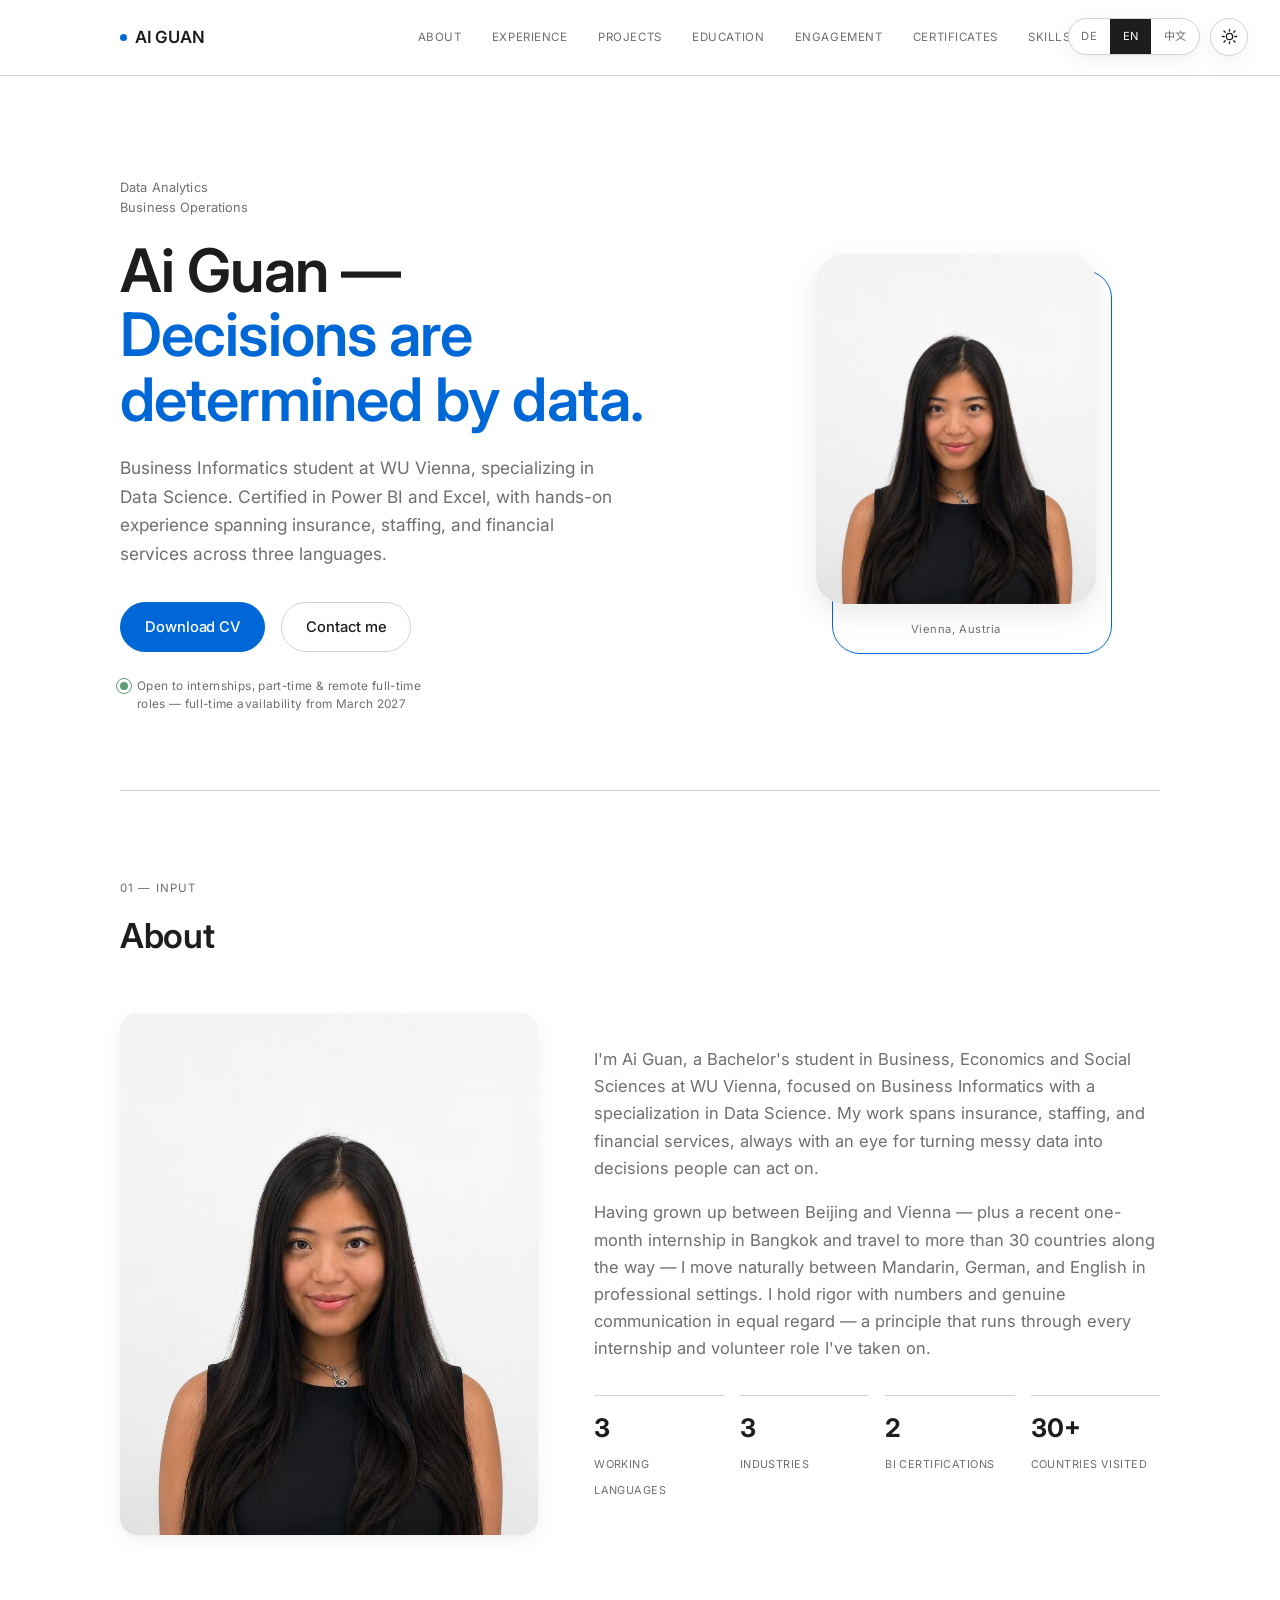
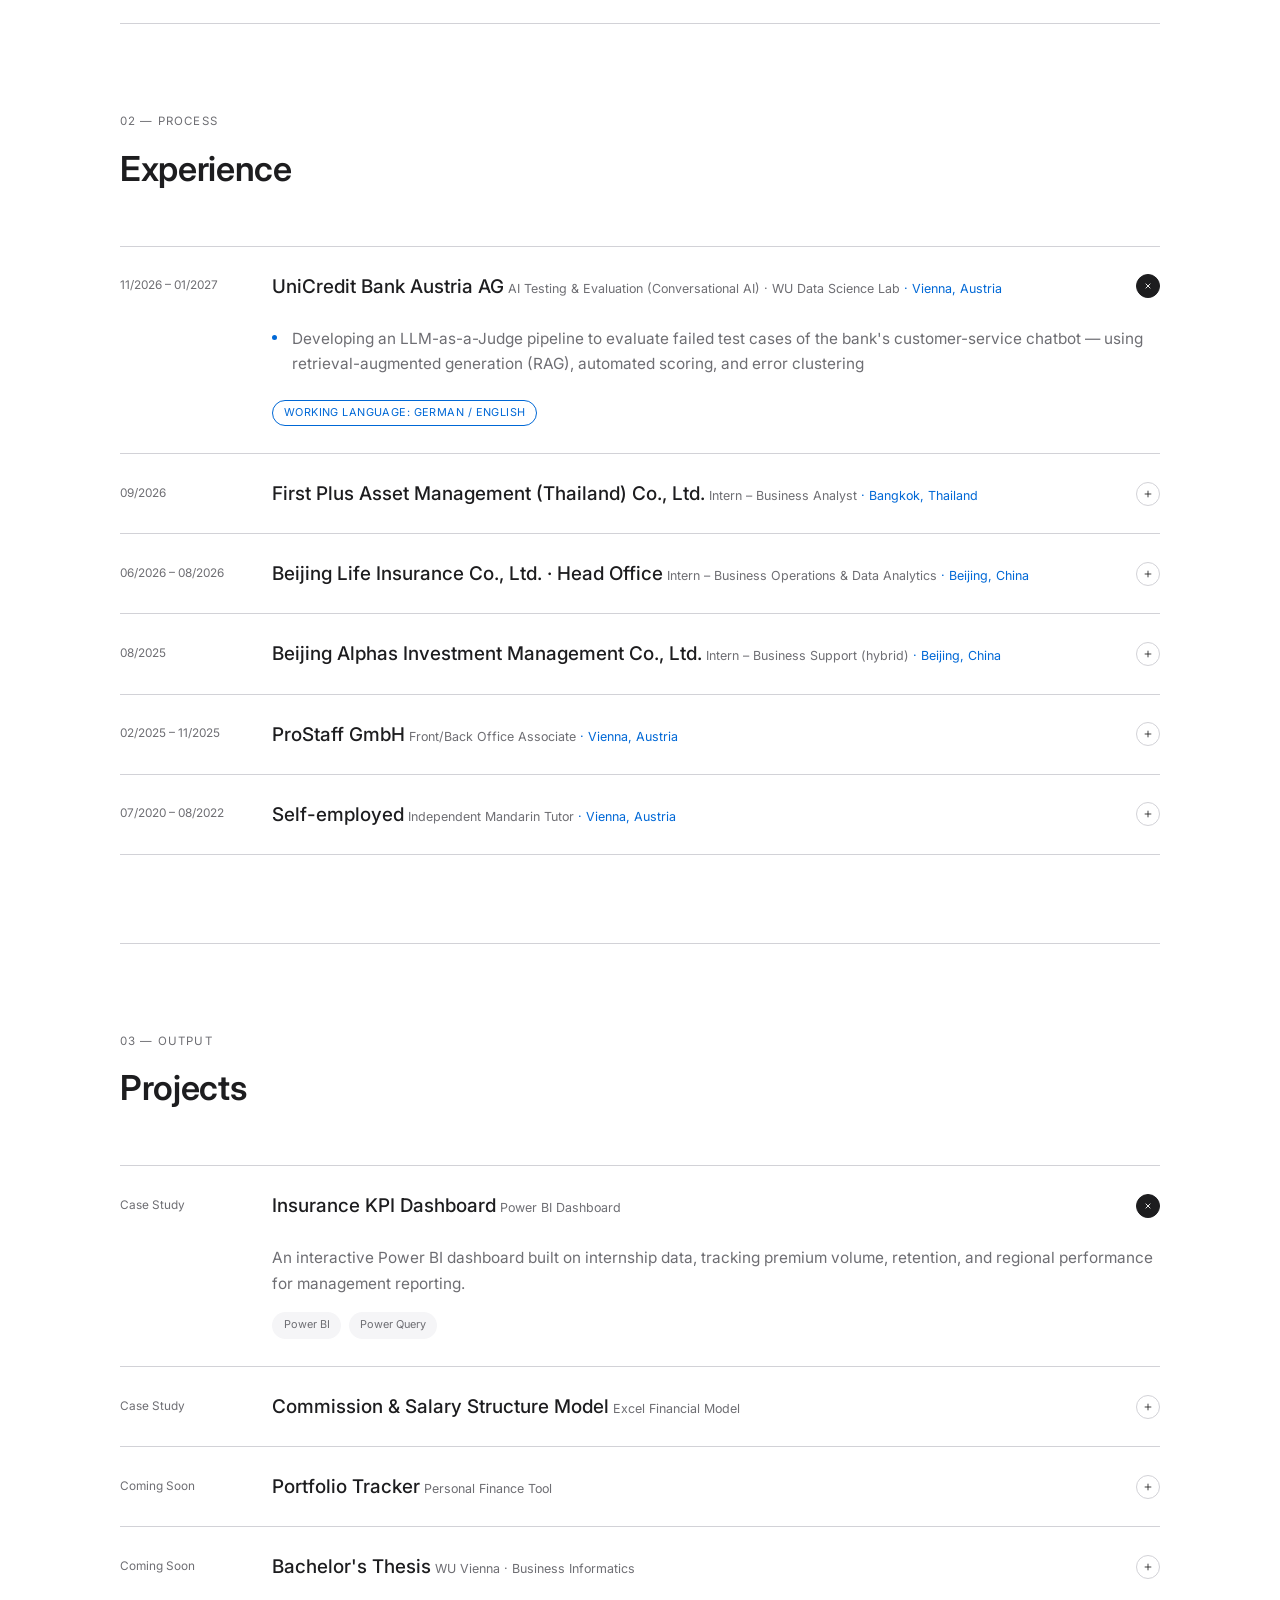
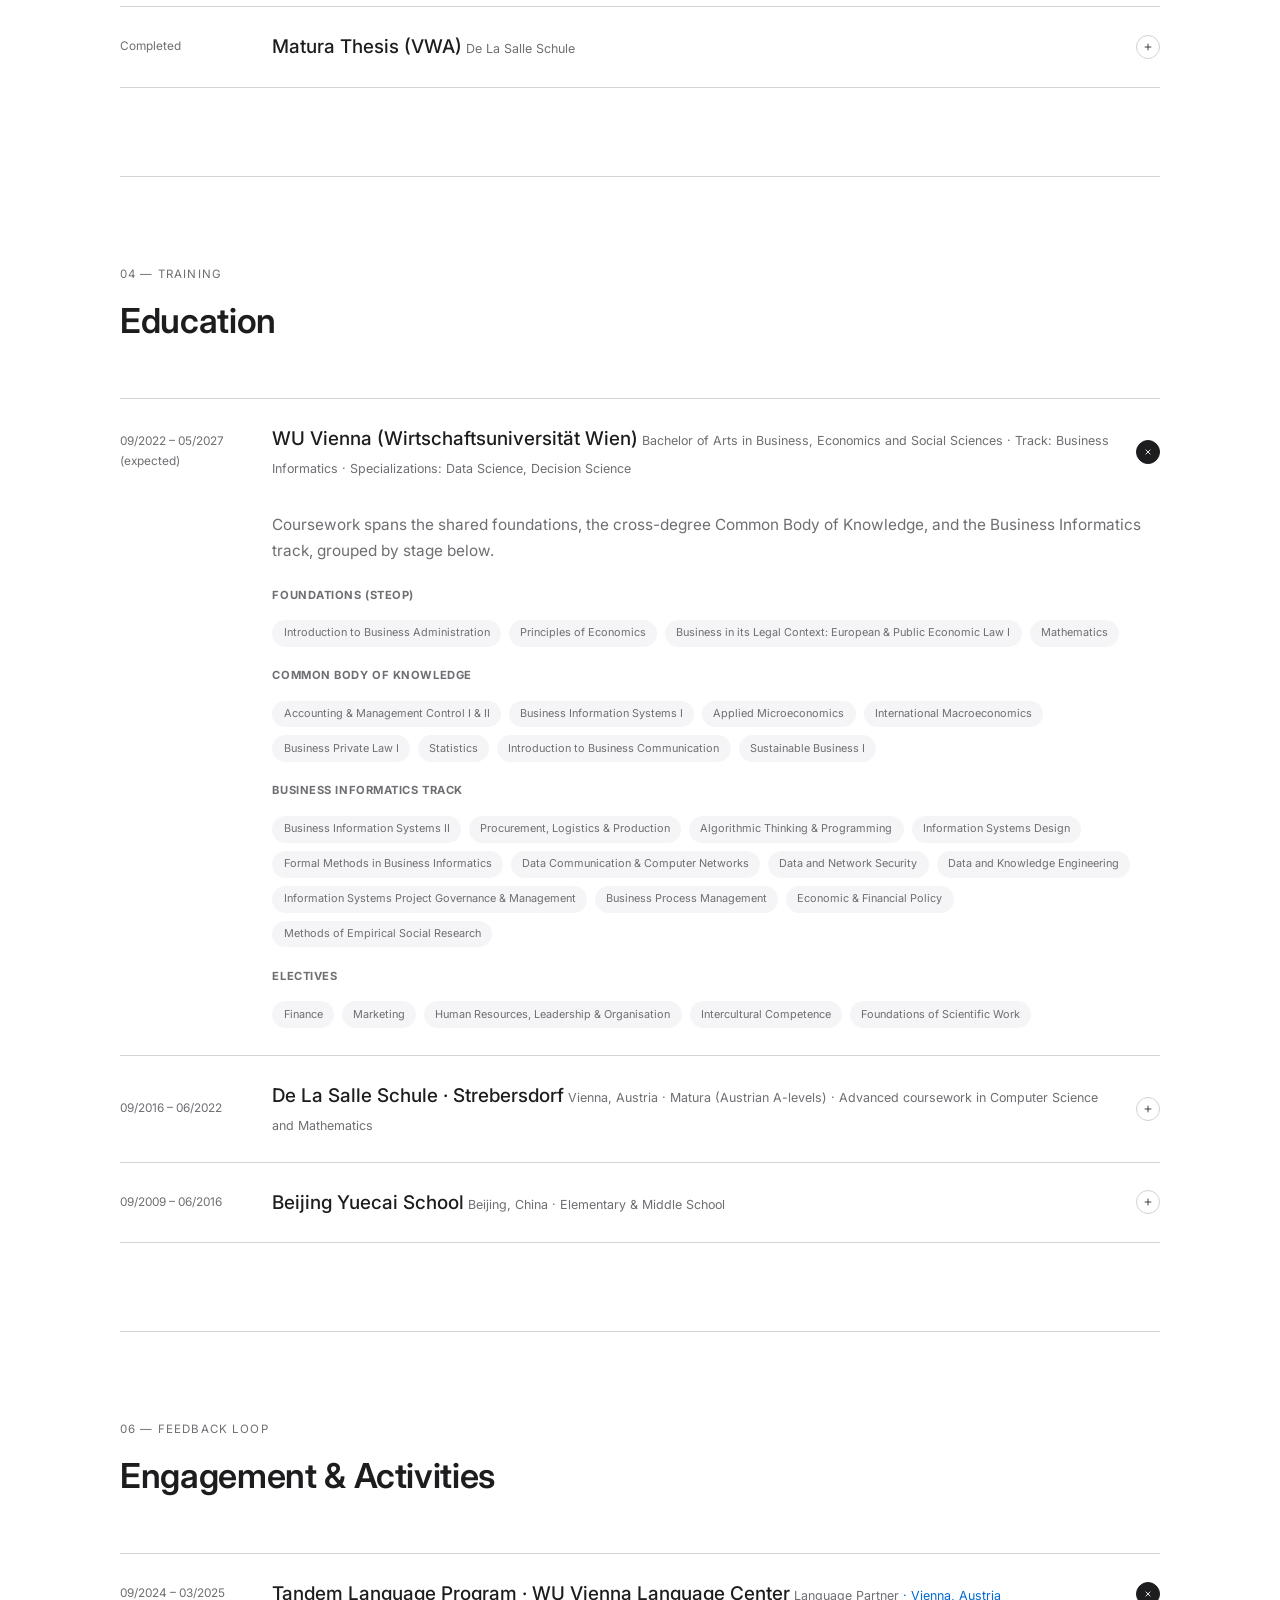
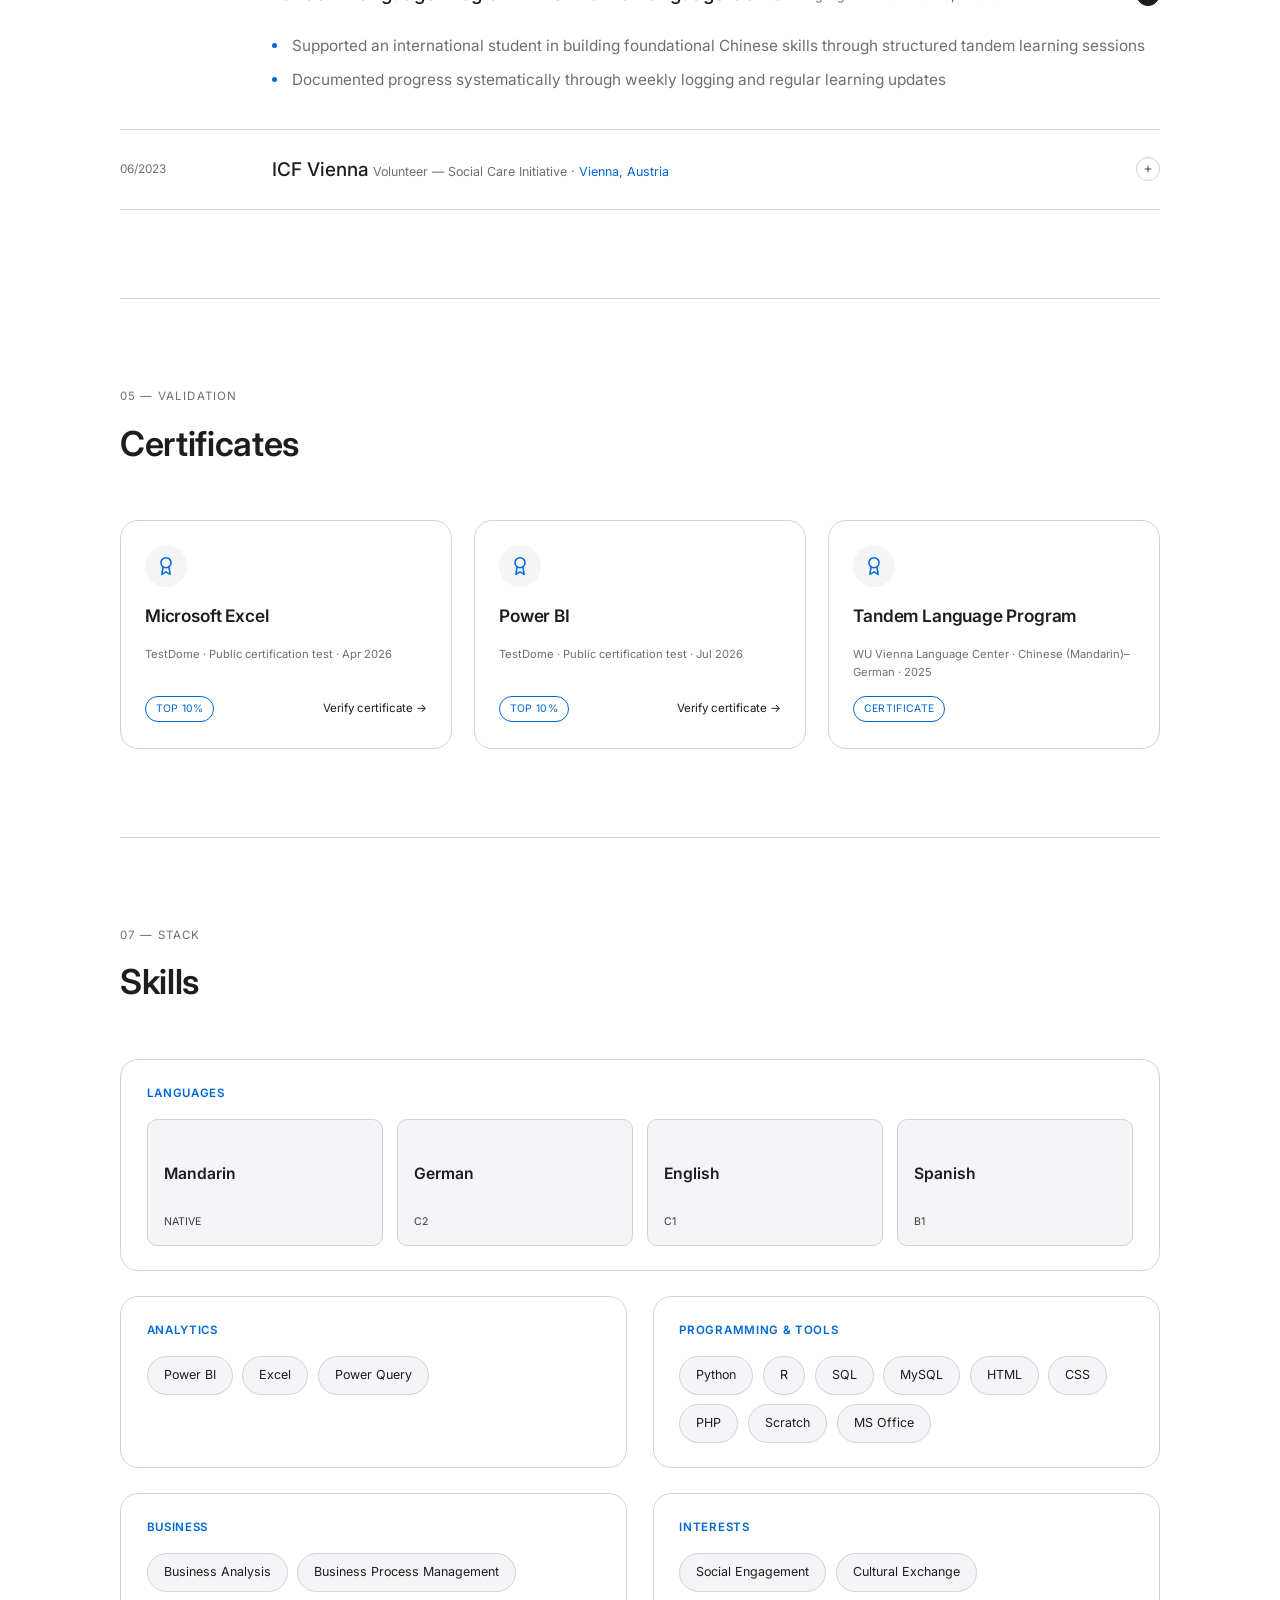
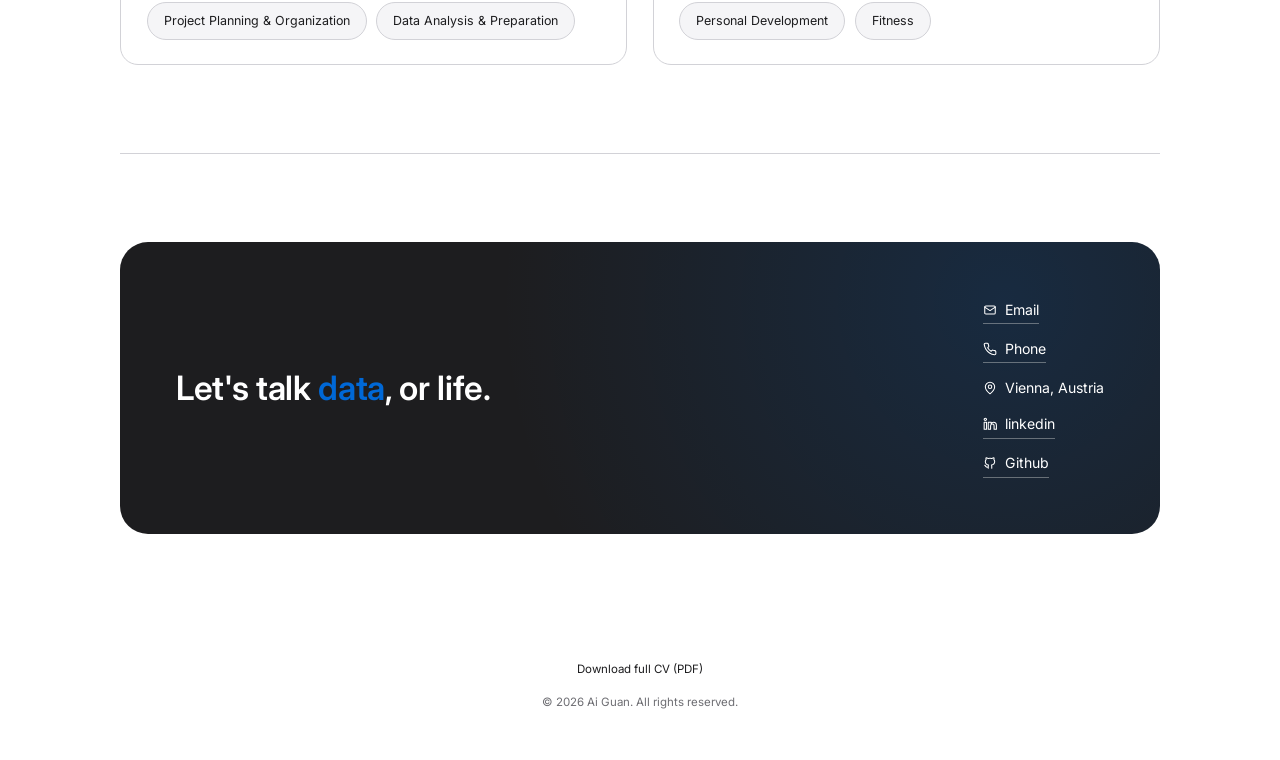
<file: index.html>
<!DOCTYPE html>
<html lang="en">
<head>
<meta charset="UTF-8">
<meta name="viewport" content="width=device-width, initial-scale=1.0">
<title>Ai Guan — Data Analyst &amp; Business Informatics</title>
<meta name="description" content="Portfolio of Ai Guan — Business Informatics student specializing in Data Science, Power BI and Excel analytics.">
<link rel="preconnect" href="https://fonts.googleapis.com">
<link rel="preconnect" href="https://fonts.gstatic.com" crossorigin>
<link href="https://fonts.googleapis.com/css2?family=Fraunces:ital,opsz,wght@0,9..144,400;0,9..144,500;0,9..144,600;1,9..144,500;1,9..144,600&family=Inter:wght@400;500;600;700&family=Space+Mono:wght@400;700&family=Noto+Sans+SC:wght@400;500;600&family=Noto+Serif+SC:wght@400;600&display=swap" rel="stylesheet">
<link rel="stylesheet" href="style.css">
<script>
  /* Apply saved theme before paint to avoid flash */
  (function(){
    var t = localStorage.getItem('ag-theme');
    if(t === 'dark'){ document.documentElement.classList.add('dark'); }
  })();
</script>
</head>
<body>

<!-- Top-right controls: language switch + theme toggle -->
<div class="topbar-controls">
  <div class="langswitch" role="group" aria-label="Language switch">
    <button data-lang="de" type="button">DE</button>
    <button data-lang="en" type="button">EN</button>
    <button data-lang="zh" type="button">中文</button>
  </div>
  <button class="theme-toggle" id="themeToggle" type="button" aria-label="Toggle dark mode">
    <svg class="icon-sun" viewBox="0 0 24 24" stroke-width="1.8" stroke-linecap="round"><circle cx="12" cy="12" r="4.5"></circle><path d="M12 2v2.5M12 19.5V22M4.2 4.2l1.8 1.8M18 18l1.8 1.8M2 12h2.5M19.5 12H22M4.2 19.8L6 18M18 6l1.8-1.8"></path></svg>
    <svg class="icon-moon" viewBox="0 0 24 24" stroke-width="1.8" stroke-linecap="round" stroke-linejoin="round"><path d="M20 14.5A8.5 8.5 0 1 1 9.5 4 6.5 6.5 0 0 0 20 14.5Z"></path></svg>
  </button>
</div>

<!-- Mobile navigation drawer -->
<nav class="mobile-drawer" id="mobileDrawer" aria-label="Mobile navigation">
  <a href="#about" data-i18n="nav.about" data-drawer-link>About</a>
  <a href="#experience" data-i18n="nav.experience" data-drawer-link>Experience</a>
  <a href="#projects" data-i18n="nav.projects" data-drawer-link>Projects</a>
  <a href="#education" data-i18n="nav.education" data-drawer-link>Education</a>
  <a href="#engagement" data-i18n="nav.engagement" data-drawer-link>Engagement</a>
  <a href="#certificates" data-i18n="nav.certificates" data-drawer-link>Certificates</a>
  <a href="#skills" data-i18n="nav.skills" data-drawer-link>Skills</a>
  <a href="#contact" data-i18n="nav.contact" data-drawer-link>Contact</a>
</nav>

<header class="site-header">
  <div class="wrap navbar">
    <a href="#top" class="brand"><span class="brand-dot"></span><span>AI GUAN</span></a>
    <nav class="navlinks" aria-label="Primary navigation">
      <a href="#about" data-i18n="nav.about" data-nav-link>About</a>
      <a href="#experience" data-i18n="nav.experience" data-nav-link>Experience</a>
      <a href="#projects" data-i18n="nav.projects" data-nav-link>Projects</a>
      <a href="#education" data-i18n="nav.education" data-nav-link>Education</a>
      <a href="#engagement" data-i18n="nav.engagement" data-nav-link>Engagement</a>
      <a href="#certificates" data-i18n="nav.certificates" data-nav-link>Certificates</a>
      <a href="#skills" data-i18n="nav.skills" data-nav-link>Skills</a>
      <a href="#contact" data-i18n="nav.contact" data-nav-link>Contact</a>
    </nav>
    <button class="nav-toggle" id="navToggle" type="button" aria-label="Open menu" aria-expanded="false" aria-controls="mobileDrawer">
      <span></span>
    </button>
  </div>
</header>

<main id="top">
  <div class="wrap">

    <!-- Hero -->
    <section class="hero">
      <div class="reveal is-visible">
        <div class="eyebrow mono" data-i18n-html="hero.eyebrowHTML"><span>Data Analytics</span><span>Business Operations</span></div>
        <h1 data-i18n-html="hero.headlineHTML">Ai Guan —<br><span class="accent-line">Data is decision.</span></h1>
        <p class="lede" data-i18n="hero.lede">Business Informatics student, specializing in Data Science.</p>
        <div class="actions">
          <a href="assets/Ai-Guan-CV.pdf" class="btn solid" id="heroCvBtn" data-i18n="hero.cvBtn" download>Download CV</a>
          <a href="#contact" class="btn ghost" data-i18n="hero.contactBtn">Contact me</a>
        </div>
        <div class="availability">
          <span class="dot"></span>
          <span data-i18n="hero.availability">Available for internship</span>
        </div>
      </div>
      <div class="portrait-frame">
        <div class="frame-img">
          <img src="img/portrait.jpg" alt="Portrait of Ai Guan" id="portraitImg">
        </div>
        <div class="portrait-cap mono" data-i18n="hero.location">Vienna, Austria</div>
      </div>
    </section>

    <hr class="rule">

    <!-- About -->
    <section id="about">
      <div class="section-head reveal">
        <div>
          <span class="kicker mono" data-i18n="about.kicker">01 — Profile</span>
          <h2 data-i18n="about.title">About</h2>
        </div>
      </div>
      <div class="about-grid reveal">
        <div class="about-portrait">
          <img src="img/portrait.jpg" alt="Ai Guan">
        </div>
        <div class="about-copy">
          <p data-i18n="about.p1">—</p>
          <p data-i18n="about.p2">—</p>
          <div class="about-stats" id="aboutStats"></div>
        </div>
      </div>
    </section>

    <hr class="rule">

    <!-- Experience -->
    <section id="experience">
      <div class="section-head reveal">
        <div>
          <span class="kicker mono" data-i18n="experience.kicker">02 — Career</span>
          <h2 data-i18n="experience.title">Experience</h2>
        </div>
      </div>
      <div class="accordion-list reveal" id="experienceList"></div>
    </section>

    <hr class="rule">

    <!-- Projects -->
    <section id="projects">
      <div class="section-head reveal">
        <div>
          <span class="kicker mono" data-i18n="projects.kicker">03 — Work</span>
          <h2 data-i18n="projects.title">Projects</h2>
        </div>
      </div>
      <div class="accordion-list reveal" id="projectsList"></div>
    </section>

    <hr class="rule">

    <!-- Education -->
    <section id="education">
      <div class="section-head reveal">
        <div>
          <span class="kicker mono" data-i18n="education.kicker">04 — Foundation</span>
          <h2 data-i18n="education.title">Education</h2>
        </div>
      </div>
      <div class="accordion-list reveal" id="educationList"></div>
    </section>

    <hr class="rule">

    <!-- Engagement & Activities -->
    <section id="engagement">
      <div class="section-head reveal">
        <div>
          <span class="kicker mono" data-i18n="engagement.kicker">06 — Feedback Loop</span>
          <h2 data-i18n="engagement.title">Engagement &amp; Activities</h2>
        </div>
      </div>
      <div class="accordion-list reveal" id="engagementList"></div>
    </section>

    <hr class="rule">

    <!-- Certificates -->
    <section id="certificates">
      <div class="section-head reveal">
        <div>
          <span class="kicker mono" data-i18n="certificates.kicker">05 — Verified</span>
          <h2 data-i18n="certificates.title">Certificates</h2>
        </div>
      </div>
      <div class="cert-grid reveal reveal-stagger" id="certGrid"></div>
    </section>

    <hr class="rule">

    <!-- Skills -->
    <section id="skills">
      <div class="section-head reveal">
        <div>
          <span class="kicker mono" data-i18n="skills.kicker">06 — Toolkit</span>
          <h2 data-i18n="skills.title">Skills</h2>
        </div>
      </div>
      <div class="reveal">
        <div class="skill-card" style="margin-bottom:1.6rem;">
          <h4 data-i18n="skills.languagesLabel">Languages</h4>
          <div class="lang-grid" id="langGrid"></div>
        </div>
        <div class="skills-groups" id="skillGroups"></div>
      </div>
    </section>

    <hr class="rule">

    <!-- Contact -->
    <section id="contact">
      <div class="contact-band reveal">
        <h2 data-i18n-html="contact.headlineHTML">Let's talk <em>data</em>.</h2>
        <div class="contact-links" id="contactLinks"></div>
      </div>
    </section>

  </div>
</main>

<footer class="site-footer">
  <a class="footer-cv" href="assets/Ai-Guan-CV.pdf" id="footerCvBtn" download data-i18n="footer.cv">Download full CV (PDF)</a>
  <span data-i18n="footer.copyright">© 2026 Ai Guan. All rights reserved.</span>
</footer>

<script src="script.js"></script>
</body>
</html>
</file>
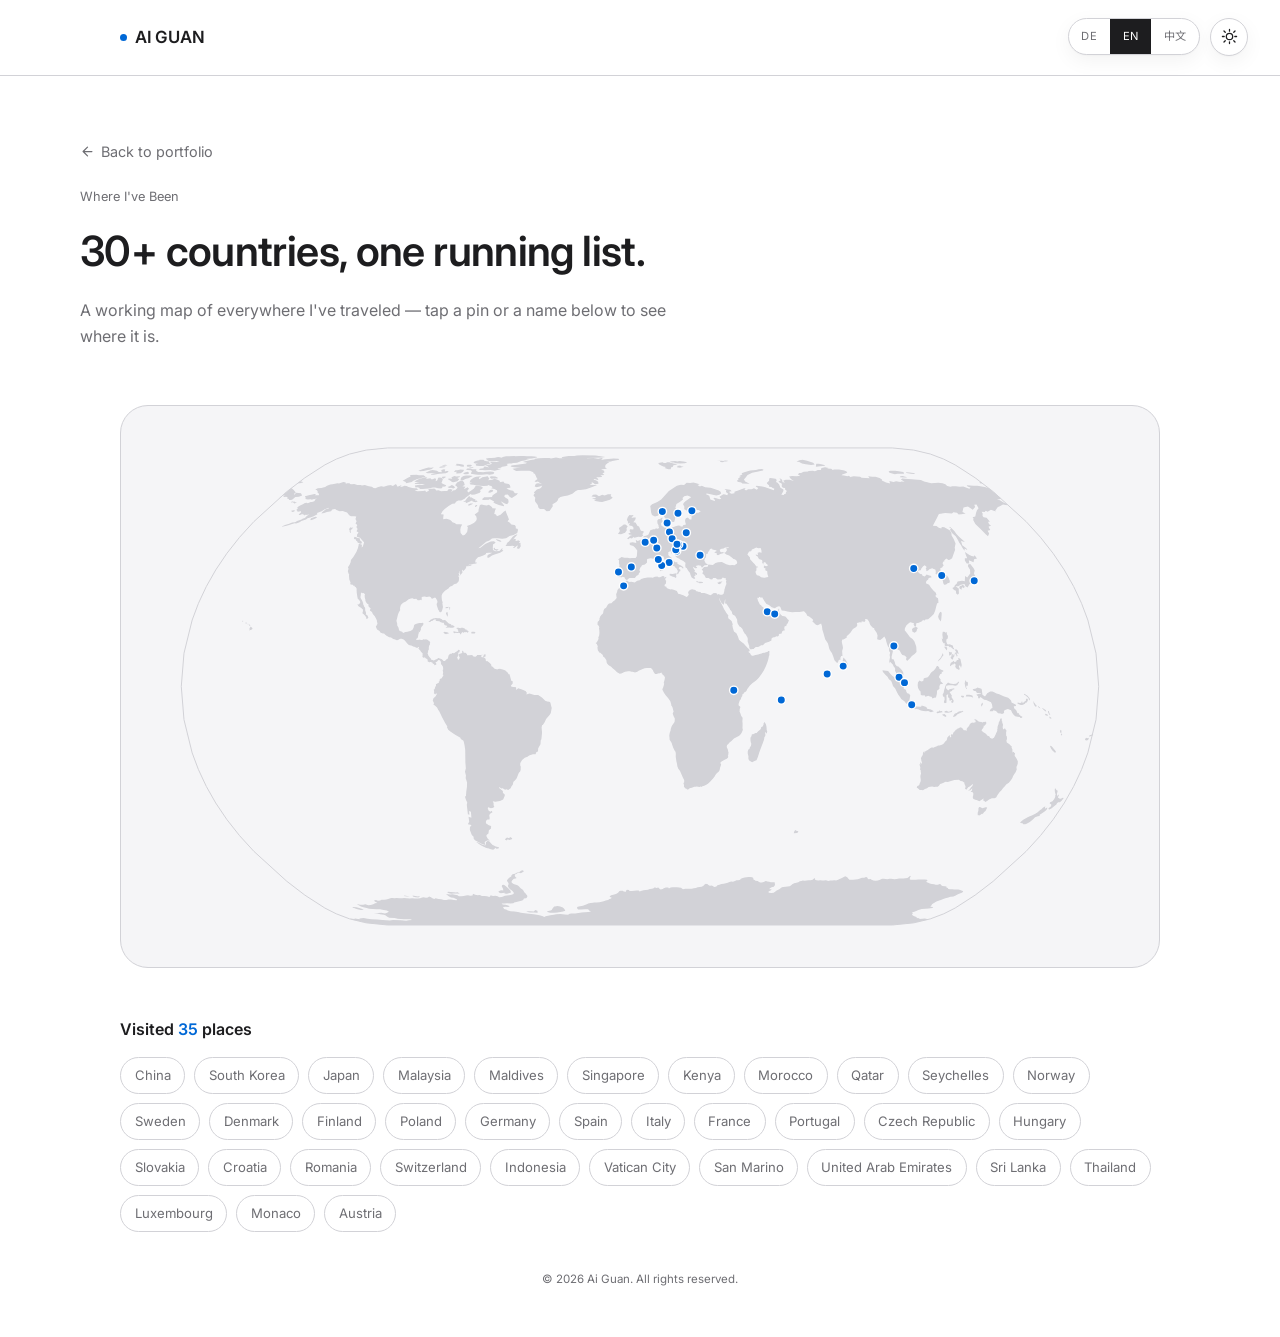
<file: travels.html>
<!DOCTYPE html>
<html lang="en">
<head>
<meta charset="UTF-8">
<meta name="viewport" content="width=device-width, initial-scale=1.0">
<title>Ai Guan — Places Visited</title>
<meta name="description" content="An interactive map of the countries Ai Guan has traveled to.">
<link rel="preconnect" href="https://fonts.googleapis.com">
<link rel="preconnect" href="https://fonts.gstatic.com" crossorigin>
<link href="https://fonts.googleapis.com/css2?family=Inter:wght@400;500;600;700&family=Noto+Sans+SC:wght@400;500;600&display=swap" rel="stylesheet">
<link rel="stylesheet" href="style.css">
<script>
  (function(){
    var t = localStorage.getItem('ag-theme');
    if(t === 'dark'){ document.documentElement.classList.add('dark'); }
  })();
</script>
<style>
  .map-header{
    padding: clamp(2.5rem, 6vw, 4rem) 0 1.5rem;
  }
  .map-back{
    display: inline-flex; align-items: center; gap: 0.4rem;
    font-family: var(--font-body); font-size: 0.9rem; color: var(--text-muted);
    margin-bottom: 1.4rem; transition: color var(--dur-fast) var(--ease);
  }
  .map-back:hover{ color: var(--accent); }
  .map-back svg{ width: 15px; height: 15px; stroke: currentColor; fill: none; }
  .map-eyebrow{
    font-size: 0.8rem; color: var(--text-muted); margin-bottom: 0.6rem;
  }
  .map-title{
    font-family: var(--font-display); font-weight: 600; letter-spacing: -0.015em;
    font-size: clamp(1.9rem, 4vw, 2.6rem); color: var(--text);
  }
  .map-sub{ color: var(--text-muted); margin-top: 0.7rem; max-width: 60ch; font-size: 1rem; }
  .map-card{
    margin: 2rem 0 3rem;
    background: var(--surface-alt);
    border: 1px solid var(--border);
    border-radius: var(--radius-lg);
    padding: clamp(1rem, 3vw, 2rem);
    overflow: hidden;
  }
  .map-svg-wrap{ width: 100%; }
  .map-svg-wrap svg{ width: 100%; height: auto; display: block; }
  .map-land{ fill: var(--border); stroke: none; }
  html.dark .map-land{ fill: #2A2A2C; }
  .map-sphere{ fill: none; stroke: var(--border); stroke-width: 1; }
  .map-pin{ cursor: pointer; }
  .map-pin circle{
    fill: var(--accent); stroke: var(--surface); stroke-width: 1.4;
    transition: r var(--dur-fast) var(--ease), fill var(--dur-fast) var(--ease);
  }
  .map-pin:hover circle, .map-pin.active circle{ r: 6.5; fill: #FF5B4D; }
  .map-pin-label{
    font-family: var(--font-body); font-size: 9.5px; font-weight: 600;
    fill: var(--text); opacity: 0; pointer-events: none;
    transition: opacity var(--dur-fast) var(--ease);
  }
  .map-pin:hover .map-pin-label, .map-pin.active .map-pin-label{ opacity: 1; }
  .map-legend{
    display: flex; flex-wrap: wrap; gap: 0.55rem;
    margin-top: 0.5rem;
  }
  .map-legend button{
    font-family: var(--font-body); font-size: 0.82rem;
    padding: 0.42rem 0.85rem; border-radius: 999px;
    background: var(--surface); border: 1px solid var(--border); color: var(--text-muted);
    cursor: pointer; transition: border-color var(--dur-fast) var(--ease), color var(--dur-fast) var(--ease), background var(--dur-fast) var(--ease);
  }
  .map-legend button:hover, .map-legend button.active{
    border-color: var(--accent); color: var(--accent); background: var(--accent-soft);
  }
  .map-count{
    font-family: var(--font-body); font-weight: 600; color: var(--text);
    font-size: 1rem; margin-bottom: 0.9rem;
  }
  .map-count span{ color: var(--accent); }
</style>
</head>
<body>

<div class="topbar-controls">
  <div class="langswitch" role="group" aria-label="Language switch">
    <button data-lang="de" type="button">DE</button>
    <button data-lang="en" type="button">EN</button>
    <button data-lang="zh" type="button">中文</button>
  </div>
  <button class="theme-toggle" id="themeToggle" type="button" aria-label="Toggle dark mode">
    <svg class="icon-sun" viewBox="0 0 24 24" stroke-width="1.8" stroke-linecap="round"><circle cx="12" cy="12" r="4.5"></circle><path d="M12 2v2.5M12 19.5V22M4.2 4.2l1.8 1.8M18 18l1.8 1.8M2 12h2.5M19.5 12H22M4.2 19.8L6 18M18 6l1.8-1.8"></path></svg>
    <svg class="icon-moon" viewBox="0 0 24 24" stroke-width="1.8" stroke-linecap="round" stroke-linejoin="round"><path d="M20 14.5A8.5 8.5 0 1 1 9.5 4 6.5 6.5 0 0 0 20 14.5Z"></path></svg>
  </button>
</div>

<header class="site-header">
  <div class="wrap navbar">
    <a href="index.html" class="brand"><span class="brand-dot"></span><span>AI GUAN</span></a>
  </div>
</header>

<main>
  <div class="wrap map-header">
    <a href="index.html" class="map-back">
      <svg viewBox="0 0 24 24" stroke-width="2" stroke-linecap="round" stroke-linejoin="round"><path d="M19 12H5M12 19l-7-7 7-7"/></svg>
      <span id="backLabel">Back to portfolio</span>
    </a>
    <div class="map-eyebrow mono" id="mapEyebrow">Where I've Been</div>
    <h1 class="map-title" id="mapTitle">30+ countries, one running list.</h1>
    <p class="map-sub" id="mapSub">A working map of everywhere I've traveled — tap a pin or a name below to see where it is.</p>
  </div>

  <div class="wrap">
    <div class="map-card">
      <div class="map-svg-wrap">
        <svg viewBox="0 0 980 500" xmlns="http://www.w3.org/2000/svg" role="img" aria-label="World map with travel pins">
          <path class="map-sphere" d="M235.967,10L490,10L744.033,10L765.536,12.181L782.104,16.133L795.558,21.231L807.098,27.068L827.189,40.036L845.409,54.016L878.423,84.028L892.895,99.893L905.749,116.188L916.911,132.774L926.396,149.517L934.261,166.319L940.579,183.117L948.834,216.611L951.542,250L948.834,283.389L940.579,316.883L934.261,333.681L926.396,350.483L916.911,367.226L905.749,383.812L892.895,400.107L878.423,415.972L845.409,445.984L827.189,459.964L807.098,472.932L795.558,478.769L782.104,483.867L765.536,487.819L744.033,490L490,490L235.967,490L214.464,487.819L197.896,483.867L184.442,478.769L172.902,472.932L152.811,459.964L134.591,445.984L101.577,415.972L87.105,400.107L74.251,383.812L63.089,367.226L53.604,350.483L45.739,333.681L39.421,316.883L31.166,283.389L28.458,250L31.166,216.611L39.421,183.117L45.739,166.319L53.604,149.517L63.089,132.774L74.251,116.188L87.105,99.893L101.577,84.028L134.591,54.016L152.811,40.036L172.902,27.068L184.442,21.231L197.896,16.133L214.464,12.181L235.967,10Z"></path>
          <path class="map-land" d="M386.748,475.683L386.934,476.736L387.066,477.651L383.28,477.374L379.537,477.494L376.879,476.816L376.819,476.736L375.429,476.13L379.374,476.21L383.239,476.413L383.952,475.559L384.392,474.818ZM212.117,474.538L209.258,474.829L205.713,474.08L203.431,473.319L203.153,473.191L201.05,472.595L200.836,471.778L204.672,472.124L207.505,472.809L210.067,473.575ZM409.782,471.39L412.369,472.339L413.701,473.658L414.318,474.578L414.881,475.651L412.519,476.305L409.982,476.827L407.014,477.306L403.654,477.702L399.528,477.583L396.856,476.906L396.648,476.06L400.017,475.488L401.13,474.786L401.745,473.869L402.137,473.066L402.829,472.295L403.552,471.39L404.454,471.39L406.893,470.913ZM263.79,460.867L266.557,461.245L268.391,460.823L268.121,461.666L266.955,462.275L264.194,462.086L261.52,461.245L261.156,460.445ZM255.631,460.823L259.4,461.759L258.211,461.666L255.574,461.431L252.363,460.774L253.211,460.257ZM302.398,457.07L304.726,457.405L306.59,457.12L308.707,458.502L307.095,458.312L304.877,458.407L302.478,458.312L300.036,458.456L297.746,457.979L295.98,456.975L296.839,456.544L299.505,456.88ZM359.041,454.67L359.827,455.78L359.98,456.739L359.931,457.649L357.889,457.983L356.032,458.461L353.537,458.415L353.94,457.459L351.896,457.793L349.975,458.127L348.128,457.409L347.453,456.403L349.013,455.442L350.16,455.15L352.418,455.246L352.319,453.987L351.951,453.067L350.877,451.059L351.386,449.877L352.985,449.48L354.477,450.418L355.392,451.352L356.787,452.481L357.956,453.55ZM199.696,484.414L199.697,484.414L199.696,484.414L199.835,484.427L198.203,483.478L202.752,483.995L202.754,483.937L202.782,483.801L202.803,483.63L202.831,483.484L202.85,483.41L203.099,483.413L203.355,483.441L207.824,484.126L207.78,483.441L207.865,483.345L211.812,483.046L214.494,483.441L215.839,483.641L219.912,484.184L225.759,484.59L230.93,485.075L238.265,485.429L241.525,485.016L249.253,485.313L254.569,485.773L257.394,485.341L260.614,484.925L258.934,484.184L252.397,484.121L246.132,483.737L243.076,483.081L237.757,482.709L236.157,481.917L235.097,481.172L234.246,480.481L232.322,479.701L228.466,479.171L225.833,478.478L222.022,477.855L226.392,477.973L229.769,477.658L233.444,478.324L235.437,477.739L236.962,476.986L237.214,476.301L235.234,475.445L232.082,474.868L228.55,474.242L224.759,474.116L221.149,473.822L217.416,473.611L215.027,472.805L211.699,472.121L209.145,471.345L204.885,468.793L206.08,469.016L208.7,469.723L211.336,469.502L213.755,469.192L216.58,470.164L219.113,469.944L220.838,469.46L222.258,468.84L223.308,468.08L225.746,467.856L224.591,467L222.881,466.139L222.406,465.32L224.275,464.908L226.284,465.683L228.538,465.229L229.951,464.631L232.52,464.583L234.74,464.357L236.605,463.803L238.022,463.291L239.708,462.782L241.312,462.922L242.777,463.107L245.185,462.782L248.091,463.199L250.579,463.155L252.665,462.83L255.397,463.059L258.388,463.291L260.862,463.199L263.591,463.247L266.38,463.291L268.825,463.199L270.041,462.5L271.942,462.13L274.749,462.641L276.571,462.223L277.816,461.382L279.687,462.13L281.098,462.966L283.014,463.755L284.297,463.059L287.293,463.938L290.027,464.217L292.723,464.861L295.189,464.722L297.171,464.309L300.016,464.4L302.774,464.722L305.635,465.134L305.772,464.126L303.934,463.339L302.346,462.5L299.8,462.315L298.018,461.427L296.892,460.534L294.794,458.736L296.499,459.068L299.075,459.212L301.393,459.068L303.897,459.449L306.348,460.159L307.795,461.005L310.427,461.147L312.591,460.819L314.807,460.347L316.904,460.062L319.215,460.628L321.572,460.441L321.912,458.596L324.171,459.686L326.625,460.111L328.812,459.874L330.977,460.819L333.491,460.912L335.936,461.192L338.497,461.71L339.39,460.819L339.584,459.968L342.042,460.912L344.458,460.676L346.671,461.192L348.426,461.989L350.761,461.755L352.389,461.241L353.938,460.628L356.02,460.298L358.507,460.017L360.717,459.686L362.282,459.166L362.991,458.403L362.901,457.356L362.174,456.345L361.097,455.384L359.94,454.414L358.859,453.445L357.932,452.565L357.342,451.589L357.052,450.605L357.512,449.668L357.786,448.63L357.632,447.639L356.733,446.541L356.042,445.539L356.485,444.386L357.234,443.634L358.101,442.674L359.114,441.861L360.398,441.102L360.714,439.981L361.52,439.266L362.513,438.599L364.397,438.449L365.34,437.624L366.574,437.114L368.123,436.803L369.352,436.135L370.197,435.305L371.689,434.997L373.134,435.671L372.696,436.545L370.91,437.318L370.246,437.882L368.585,437.474L367.011,437.731L365.866,438.347L364.659,439.01L363.982,439.778L364.123,440.795L364.644,441.76L365.936,442.622L364.824,443.228L363.037,443.429L362.31,444.286L361.497,445.089L360.748,446.192L360.862,447.14L362.027,448.184L363.422,448.976L365.298,449.57L367.137,450.358L368.373,451.343L369.208,452.274L370.216,453.252L371.486,454.075L372.467,454.996L373.76,457.257L374.731,458.164L375.324,459.117L376.355,460.062L376.703,461.334L376.162,462.315L375.467,463.107L373.17,463.431L372.771,464.261L372.068,465.043L369.782,465.911L367.558,466.276L365.565,466.774L363.404,467.273L362.528,468.215L359.686,468.304L356.451,468.215L353.702,468.393L350.663,468.393L351.839,469.284L354.851,469.681L357.277,470.297L358.933,471.082L357.438,471.775L354.223,471.558L352.106,472.121L352.682,473.018L353.276,473.866L355.899,474.574L356.912,475.36L359.755,476.137L363.677,476.462L367.235,477.024L370.212,477.658L373.841,478.287L378.32,478.595L382.911,479.132L386.244,479.701L389.884,480.334L392.242,481.209L393.634,481.883L395.105,481.243L397.421,480.702L399.903,480.111L403.064,479.626L405.731,479.096L409.92,479.056L414.219,479.322L417.878,479.775L418.519,478.94L420.585,478.364L424.869,478.324L428.054,477.895L431.087,477.46L434.542,477.182L438.213,476.823L440.709,476.301L439.256,475.566L438.279,474.825L438.035,474.033L434.665,474.116L431.185,474.452L427.765,474.452L426.988,473.655L426.663,472.035L427.299,471.558L429.67,471.041L432.511,470.517L434.488,469.857L436.482,469.192L437.877,468.304L440.249,467.902L442.625,467.588L443.824,467.405L446.611,467.316L449.213,467L451.373,466.547L453.489,466.002L455.405,465.454L457.84,464.722L459.352,463.938L460.994,463.247L461.424,462.315L459.388,461.755L459.919,460.77L461.072,460.017L462.961,459.543L464.963,458.974L466.808,458.214L468.199,457.257L469.031,456.108L470.363,455.43L472.646,455.575L473.632,456.395L475.909,456.49L475.934,455.575L476.859,454.611L478.93,454.854L479.456,455.771L481.73,455.913L484.188,455.48L486.574,455.192L488.739,455.334L489.565,456.345L491.658,455.53L493.607,455.092L495.78,454.753L497.925,454.414L499.898,453.832L502.057,453.445L503.746,452.907L504.959,452.029L506.36,452.666L508.382,452.325L509.7,453.492L510.717,454.368L512.938,453.882L513.889,452.907L515.917,452.223L518.439,452.371L519.088,453.298L520.78,452.371L522.893,452.08L525.173,451.982L527.212,452.029L529.325,452.325L531.388,452.468L532.159,453.298L533.286,454.029L535.46,453.592L537.739,453.492L539.919,453.492L542.072,453.445L544.065,453.105L546.164,452.81L548.011,452.126L549.923,451.686L551.951,451.441L553.588,450.753L554.974,449.373L556.283,448.531L558.216,448.929L558.763,449.817L560.288,450.409L562.362,450.213L563.497,451.097L564.759,451.737L566.896,451.148L567.887,450.064L569.766,449.621L572.041,448.779L574.059,448.433L576.509,447.935L578.218,447.39L580.019,446.791L581.738,446.244L583.495,446.541L585.565,445.643L587.08,444.941L588.925,444.989L590.766,444.386L591.461,443.481L593.384,442.775L595.199,442.268L597.345,441.861L599.263,441.659L600.967,441.812L602.761,442.066L604.098,442.775L603.868,443.882L605.287,444.738L606.207,445.44L608.447,445.742L609.474,446.442L610.805,447.14L612.623,447.291L614.418,446.791L616.579,445.742L618.192,446.291L619.987,446.593L621.702,446.89L623.537,447.089L625.498,447.089L625.845,449.719L625.454,450.358L624.664,451.491L622.499,452.126L620.53,453.054L620.313,454.029L622.479,453.979L621.727,454.95L620.293,455.867L618.885,456.876L619.937,457.641L621.996,457.88L624.409,457.451L625.967,456.49L627.085,455.575L628.547,454.803L630.134,454.075L631.082,453.201L632.748,451.982L634.09,451.737L636.345,451.635L638.434,451.343L640.625,450.949L642.118,449.966L643.209,449.027L645.064,448.085L647.342,447.437L649.273,446.942L650.831,446.093L652.198,445.643L653.862,445.24L655.693,445.492L657.618,445.24L659.73,444.941L661.819,445.089L663.668,444.386L665.692,442.674L666.015,443.381L666.233,444.59L667.602,445.089L669.373,445.292L671.464,444.989L673.357,445.188L675.185,445.24L676.585,444.989L678.156,445.141L679.31,445.691L681.319,445.34L683.456,445.34L685.508,444.989L687.332,445.34L689.23,444.486L690.816,443.634L692.667,442.923L696.476,441.001L697.527,441.357L698.569,442.066L699.267,442.975L700.696,444.538L702.602,444.59L704.43,444.59L706.789,444.286L709.188,443.934L711.353,443.228L713.282,442.469L715.587,442.368L717.495,441.812L718.682,442.32L719.079,443.128L719.861,443.934L722.123,443.834L722.968,444.486L724.815,445.141L727.092,445.392L729.31,445.188L731.524,444.386L733.508,443.581L735.465,443.381L736.972,443.734L738.822,443.986L741.033,443.581L742.825,443.581L744.364,443.834L745.979,444.086L748.161,443.634L750.659,443.228L752.778,443.128L755.046,443.128L757.102,442.875L759.086,442.674L760.768,441.405L761.794,440.337L762.421,441.049L761.729,442.215L761.424,443.281L761.467,444.134L762.718,444.59L765.11,444.438L767.768,444.386L769.699,444.234L772.302,444.234L774.221,444.186L776.728,444.286L778.748,444.486L779.35,445.292L778.02,446.244L778.541,446.989L780.05,447.587L781.573,448.235L783.647,448.681L785.872,449.074L787.437,449.472L789.594,449.523L791.766,448.681L792.74,449.373L793.365,450.162L794.426,450.753L796.505,451L798.415,451.292L798.244,452.274L799.762,452.86L800.209,453.735L801.889,454.125L804.165,454.075L806.052,454.222L808.404,454.171L810.454,454.368L812.174,454.707L813.434,455.288L814.811,455.771L815.233,456.49L813.782,457.451L811.674,458.308L809.405,459.4L807.622,460.253L805.433,461.241L802.492,461.617L800.284,462.456L797.202,462.966L795.123,463.895L792.678,464.77L790.35,465.501L788.272,466.457L786.608,467.316L784.953,468.347L783.762,469.192L783.467,470.077L782.589,470.909L782.209,471.689L785.028,471.991L784.188,472.934L780.451,473.275L777.004,473.738L773.534,473.822L770.039,475.033L768.027,476.017L765.914,476.785L763.612,477.542L764.62,478.206L763.865,479.02L763.83,479.736L764.499,480.37L765.488,480.957L766.633,481.53L769.015,482.091L767.575,482.945L771.239,483.313L771.176,483.441L770.912,483.931L776.693,483.509L778.793,484.028L780.304,484.414L764.403,488.008L744.033,490L490,490L235.967,490L215.597,488.008ZM341.405,409.263L344.834,410.952L348.129,411.649L347.631,413.05L345.613,413.187L344.163,412.203L343.843,413.334L342.295,414.198L339.83,413.882L337.942,413.046L335.512,412.639L332.179,411.075L329.383,409.568L325.166,406.406L327.205,407L330.993,408.887L334.277,409.897L334.938,408.605L334.963,406.67L336.592,405.5L338.283,405.836L339.575,407.148ZM359.326,401.463L361.467,402.748L361.083,403.745L358.332,404.597L357.043,403.601L355.536,404.88L354.044,403.601L356.212,401.893L358.31,402.608ZM648.173,397.481L644.655,397.666L645.08,396.137L645.784,394.946L646.122,394.355L647.297,395.264L649.322,395.625L649.22,396.171ZM832.699,371.423L834.443,372.445L835.937,372.039L838.078,371.474L839.382,371.669L837.646,375.179L836.283,376.192L834.703,378.565L834.346,377.758L831.562,379.809L831.176,379.65L829.798,379.555L829.77,377.04L830.513,375.094L830.532,372.52L831.298,371.163ZM897.573,371.799L897.341,373.02L899.771,371.824L899.663,373.07L898.867,374.315L897.112,375.683L894.156,377.853L892.176,379.038L892.087,380.45L890.274,380.485L887.534,381.593L885.592,383.513L882.22,386.466L879.482,387.769L877.746,388.602L875.682,388.538L874.875,387.582L872.526,387.375L872.89,386.303L875.61,384.137L880.462,381.245L882.324,380.694L884.739,379.575L887.748,378.032L890.143,376.507L892.588,374.305L893.955,373.56L895.334,371.909L897.833,370.542ZM909.591,357.656L909.603,360.79L910.777,358.76L911.416,359.571L910.499,361.822L911.869,362.789L913.343,363.03L915.362,361.893L916.373,362.24L914.244,364.876L912.472,366.609L910.697,366.549L909.519,367.448L908.959,368.722L908.268,369.274L906.376,370.873L903.922,372.895L901.353,374.075L901.445,373.3L900.735,372.875L903.622,370.442L903.855,368.807L902.022,367.623L902.731,366.549L905.062,365.514L906.797,363.226L907.781,361.304L907.919,359.309L908.276,358.785L907.794,357.555L907.304,354.917L907.373,352.808L908.396,352.575L908.859,354.231L910.332,355.003ZM908.645,315.869L907.48,316.586L906.346,315.778L904.949,314.435L903.789,312.855L902.711,310.756L902.642,309.741L903.708,309.787L904.844,310.801L905.667,311.81L906.234,312.648L907.757,314.496ZM940.959,301.501L941.614,302.363L940.794,303.916L939.123,304.324L937.829,303.956L937.922,302.646L939.154,301.622L940.207,301.995ZM945.649,299.169L943.859,299.899L942.094,300.524L942.036,299.415L943.449,298.806L944.29,298.639L945.995,297.713L945.649,299.169ZM34.005,297.713L34.005,297.712L34.493,297.576L34.522,299.007L34.351,299.168L34.351,299.168L34.351,299.169L34.005,297.713ZM914.943,298.901L914.017,299.294L913.458,297.989L913.722,297.193ZM914.042,294.343L913.956,296.74L913.35,296.367L912.787,296.529L912.603,295.708L913.009,293.427ZM617.256,290.24L617.463,293.819L618.036,295.209L617.69,296.639L617.187,297.516L616.44,295.768L615.901,296.65L616.241,298.856L615.938,300.116L615.19,300.806L614.849,303.326L613.601,306.8L612.037,310.907L610.005,316.561L608.676,320.708L607.226,324.17L605.134,324.877L602.837,326.141L601.478,325.378L599.606,324.311L599.057,322.734L599.124,320.087L598.439,317.707L598.375,315.561L598.992,313.41L600.187,312.896L600.271,311.901L601.641,309.645L602.003,307.744L601.511,306.331L601.165,304.455L601.13,301.713L602.116,300.045L602.574,298.156L603.839,298.045L605.288,297.435L606.26,296.896L607.375,296.861L608.916,295.164L611.112,293.331L611.954,291.836L611.675,290.562L612.735,290.92L614.244,288.856L614.389,287.065L615.297,285.737L616.115,287.015L616.729,288.278ZM854.867,290.859L855.398,293.195L857.222,292.072L857.852,293.331L858.866,294.494L858.366,295.813L858.438,298.362L858.531,299.849L859.097,300.211L859.257,302.757L858.681,304.304L859.052,306.321L861.425,307.88L862.874,309.297L864.242,310.594L863.727,311.316L864.688,313.188L864.803,316.415L865.983,315.758L866.646,317.051L867.386,316.591L866.922,319.753L868.15,321.587L868.962,322.729L870.152,325.145L870.071,327.546L869.564,329.25L868.763,331.096L869.042,333.634L867.934,336.279L866.99,337.665L865.305,340.33L864.683,342.044L863.338,344.183L861.134,346.903L858.72,348.368L856.835,350.682L855.378,352.156L853.514,354.731L851.909,356.214L850.267,358.443L848.983,360.493L848.649,361.435L846.779,362.467L844.052,362.577L841.252,363.795L839.599,364.946L837.529,366.222L836.209,364.906L835.006,364.383L836.118,362.834L834.544,363.397L831.426,365.549L829.758,364.745L828.629,364.272L827.365,364.061L825.458,363.201L824.757,361.369L825.319,359.108L825.422,357.606L824.756,356.396L822.594,356.037L823.989,354.589L824.313,352.379L822.289,354.438L819.917,354.988L821.861,353.338L822.921,351.616L824.433,350.156L825.101,347.944L822.137,350.49L820.217,351.51L818.345,353.883L816.949,352.656L817.65,351.076L816.964,348.909L816.098,347.792L816.811,347.1L814.348,345.29L812.667,345.204L810.832,343.753L806.354,344.036L802.832,345.103L799.705,346.099L797.448,345.902L794.343,347.433L791.993,348.125L790.984,349.687L789.655,350.899L787.569,350.975L785.959,351.237L784.003,350.697L782.154,351.02L780.441,351.157L778.449,352.747L777.789,352.616L776.276,353.459L774.787,354.403L773.065,354.287L771.449,354.287L769.537,352.384L768.431,351.813L769.049,350.106L770.389,349.697L771.021,349.02L771.281,347.949L772.241,345.871L772.52,344.102L772.138,341.079L772.239,339.374L772.831,337.675L772.392,335.728L772.571,334.848L771.799,333.66L772.103,331.318L771.295,328.957L771.261,327.683L772.032,328.972L771.88,326.202L772.895,327.066L773.352,328.224L773.684,326.692L773.01,324.341L772.996,323.401L772.618,322.507L773.284,320.784L773.95,320.046L774.616,318.556L774.726,316.808L776.197,314.662L775.916,316.935L777.406,314.885L779.641,313.885L781.126,312.613L783.26,311.518L784.445,311.285L785.069,311.654L787.27,310.544L788.856,310.211L789.364,309.56L790.087,309.287L791.459,309.358L794.274,308.485L795.897,307.164L796.84,305.57L798.597,304.057L798.928,302.867L799.273,301.249L801.463,298.72L802.097,301.29L803.283,300.695L802.618,299.289L803.647,297.843L804.655,298.488L805.327,296.226L806.941,294.761L807.73,293.588L809.084,293.079L809.242,292.249L810.307,292.596L810.46,291.851L811.637,291.423L812.92,291.02L814.599,292.385L815.75,294.147L817.327,294.167L818.9,294.449L818.612,292.812L820.178,290.432L821.441,289.651L821.141,288.912L822.478,287.211L824.155,286.165L825.411,286.517L827.628,285.958L827.774,284.439L826.022,283.459L827.431,283.026L829.031,283.765L830.238,284.983L832.286,285.742L833.05,285.44L834.507,286.356L836.104,285.506L837.033,285.762L837.704,285.194L838.672,286.663L837.774,288.253L836.639,289.455L835.745,289.556L835.862,290.744L834.894,292.228L833.757,293.693L833.804,294.529L835.546,296.176L837.333,297.128L838.455,298.156L839.961,299.919L840.673,299.914L841.849,300.675L842.061,301.597L844.272,302.605L846.14,301.587L846.953,299.99L847.714,298.67L848.324,297.037L849.518,294.67L849.406,293.23L849.73,292.369L849.71,290.663L850.389,288.424L850.963,287.82L850.711,286.829L851.543,285.254L852.237,283.62L852.409,282.775L853.502,281.658L854.036,283.112L853.965,284.978L854.558,285.335L854.485,286.587L855.191,288.097L855.128,289.782ZM903.575,281.11L904.149,282.131L902.371,282.111L901.646,280.286L903.076,281ZM798.023,280.386L796.943,280.442L793.759,278.36L796.193,277.777L797.452,278.682L798.258,279.587ZM900.581,279.295L899.579,279.366L898.055,279.064L897.579,278.607L897.878,277.425L899.505,277.893L900.265,278.516ZM902.796,278.486L902.341,279.034L900.758,276.46L900.431,274.686L901.296,274.686L901.948,277.064ZM807.552,280.09L805.299,280.743L805.032,280.386L805.363,279.376L806.629,277.566L809.265,276.385L809.621,275.687L811.877,275.018L813.67,274.918L814.502,274.546L815.437,274.918L814.429,275.722L811.654,277.018L809.432,277.873ZM791.392,274.018L792.25,274.812L793.852,274.571L794.384,275.832L791.382,276.43L789.573,276.827L788.205,276.802L789.219,275.094L790.629,275.068ZM804.184,274.018L803.671,275.666L799.762,276.511L796.391,276.144L796.481,275.058L798.555,274.44L800.084,275.33L801.804,275.104ZM898.622,274.737L898.668,275.335L896.796,274.073L895.505,273.008L894.643,272.018L895.048,271.717L896.159,272.43L898.122,273.797ZM892.941,271.802L892.41,271.968L891.357,271.295L890.414,270.074L890.585,269.577L892.006,270.833ZM767.928,270.109L772.82,270.406L773.454,269.18L778.113,270.607L778.917,272.531L782.717,273.073L785.724,274.837L782.719,275.968L779.997,274.772L777.682,274.852L775.048,274.631L772.695,274.099L769.81,272.968L767.952,272.672L766.859,273.043L762.28,271.822L761.916,270.546L759.58,270.325L761.492,267.492L764.589,267.668L766.592,268.828L767.639,269.054ZM834.837,268.437L833.377,270.456L833.285,268.221L833.804,267.156L834.399,266.151L834.928,267.02ZM888.835,270.235L888.091,270.531L887.081,269.391L886.102,267.507L885.712,265.247L886.081,264.961L886.301,265.84L887.03,266.513L888.136,268.396L889.263,269.401ZM879.166,266.252L877.804,266.493L877.341,267.326L875.888,268.05L874.528,268.743L873.165,268.738L871.127,267.879L869.729,267.05L870.002,266.131L872.269,266.563L873.685,266.332L874.162,264.911L874.535,264.835L874.685,266.412L876.156,266.186L876.94,265.172L878.432,264.112L878.25,262.365L879.784,262.309L880.275,262.796L880.137,264.439ZM816.101,260.261L815.105,261.245L813.354,260.702L812.899,259.427L815.497,259.281ZM824.395,259.176L825.244,261.446L823.132,260.22L821,259.974L819.545,260.17L817.777,260.065L818.429,258.433L821.607,258.312ZM882.302,263.349L881.455,264.137L881.071,262.39L880.527,261.24L879.408,260.271L878,259.005L876.185,258.132L876.918,257.414L878.276,258.247L879.12,258.9L880.173,259.613L881.144,260.858L882.078,261.807ZM833.937,253.417L834.556,258.212L837.145,259.989L839.383,256.841L842.366,255.054L844.646,255.049L846.821,256.083L848.696,257.148L851.43,257.715L855.809,259.758L860.472,261.456L862.171,262.972L863.511,264.464L863.802,266.216L867.935,268.05L868.444,269.622L866.06,269.944L866.467,271.918L868.573,273.867L869.907,277.018L871.38,276.918L871.133,278.235L873.051,278.737L872.213,279.295L874.771,280.547L874.387,281.407L872.671,281.613L872.135,280.844L869.99,280.512L867.463,280.065L865.698,278.169L864.423,276.536L863.357,273.938L860.144,272.636L857.904,273.486L856.249,274.465L856.354,276.656L854.242,277.677L852.87,277.179L850.234,277.054L848.201,274.616L845.661,274.023L844.948,274.867L841.701,274.958L843.001,272.541L844.68,271.717L844.259,268.492L843.184,266.001L838.36,263.489L836.261,263.238L832.532,260.497L831.718,261.938L830.719,262.199L830.183,261.114L830.222,259.824L828.314,258.368L831.103,257.298L832.928,257.353L832.736,256.57L828.98,256.565L828,254.798L825.72,254.251L824.658,252.78L828.117,252.062L829.433,251.098L833.542,252.313ZM811.1,245.786L809.069,248.733L807.141,249.3L804.675,248.723L800.402,248.869L798.16,249.295L797.797,251.54L800.061,254.18L801.461,252.835L806.251,251.826L806.036,253.191L804.923,252.76L803.786,254.502L801.505,255.651L803.838,259.452L803.343,260.471L805.502,263.896L805.387,265.845L803.976,266.714L803.027,265.674L804.379,263.243L801.809,264.393L801.21,263.57L801.591,262.425L799.812,260.687L800.092,257.795L798.352,258.694L798.457,262.154L798.361,266.402L796.716,266.829L795.665,265.96L796.522,263.228L796.234,260.366L795.155,260.346L794.422,258.312L795.529,256.369L795.938,254.015L797.246,249.541L797.778,248.321L799.945,246.117L801.958,246.991L805.193,247.403L808.136,247.277L810.647,245.123ZM819.954,246.64L819.834,249.235L818.513,248.944L818.126,250.746L819.17,252.313L818.447,252.669L817.424,250.792L816.653,247.001L817.136,244.631L817.963,243.552L818.179,245.169L819.697,245.43ZM760.9,267.362L758.058,267.422L756.014,264.941L752.823,262.52L751.783,260.723L749.909,258.307L748.679,256.083L746.767,251.931L744.519,249.456L743.759,246.906L742.782,244.591L740.444,242.723L739.049,240.183L737.075,238.526L734.289,235.252L734.008,233.745L735.654,233.865L739.642,234.438L742.018,237.336L744.064,239.349L745.508,240.585L748.003,243.773L750.615,243.818L752.794,245.851L754.301,248.337L756.252,249.692L755.221,252.112L756.681,253.141L757.604,253.216L758.013,255.285L758.88,256.942L760.757,257.203L761.959,259.081L761.198,262.771ZM792.197,244.581L795.112,247.322L792.078,247.674L791.228,249.697L791.33,252.383L788.844,254.411L788.724,257.368L787.6,261.903L787.26,260.848L784.297,262.184L783.345,260.371L781.524,260.2L780.27,259.251L777.194,260.316L776.303,258.885L774.619,259.045L772.515,258.704L772.198,254.723L770.935,253.899L769.717,251.364L769.367,248.768L769.641,246.017L771.136,244.049L773.035,245.063L775.001,244.511L775.467,242L776.551,241.438L779.607,240.795L781.368,238.451L782.56,236.572L783.527,235.463L785.625,233.84L787.487,231.776L788.635,229.455L789.666,229.445L791.078,230.947L791.273,232.238L793.005,233.067L795.181,233.956L795.055,235.121L793.347,235.267L793.873,236.718L792.023,237.727L790.658,240.404L792.613,243.216ZM812.985,225.034L813.404,227.003L813.678,228.672L812.996,231.384L811.85,228.36L810.759,229.867L811.72,232.052L811.073,233.444L807.959,231.721L807.101,229.571L807.775,228.164L806.049,226.757L805.34,227.988L804.126,227.873L802.355,229.531L801.871,228.661L802.688,226.159L804.232,225.325L805.527,224.205L806.542,225.551L808.424,224.737L808.722,223.41L810.518,223.335L810.154,221.038L812.358,222.445L812.706,223.938ZM697.885,231.615L695.681,232.293L694.369,229.932L693.714,225.667L694.594,220.847L696.46,222.496L697.768,224.586L699.164,227.682L698.918,230.771ZM334.493,219.997L332.345,220.324L331.899,220.058L332.684,219.238L332.691,218.067L334.18,217.679L334.707,217.785ZM806.352,219.495L805.532,220.475L804.911,222.35L804.191,223.23L802.429,221.174L802.876,220.379L803.437,219.55L803.52,217.705L804.905,217.529L804.711,219.53L806.288,216.664ZM792.638,222.355L789.479,225.174L790.56,223.094L792.236,221.264L793.574,219.208L794.607,216.256L795.312,218.68L793.792,220.314ZM800.477,214.702L802.105,215.623L803.728,215.618L803.822,216.86L802.775,218.122L801.251,219.017L801.015,217.634L801.033,216.121ZM809.595,213.897L810.7,217.217L808.647,216.427L808.805,217.428L809.625,219.258L808.481,219.927L808.161,217.835L807.373,217.679L806.777,215.884L808.3,216.121L808.132,214.994L806.306,212.725L808.752,212.791ZM799.142,211.206L798.781,213.772L797.51,212.287L795.922,210.023L798.115,210.134ZM796.115,195.032L797.822,195.879L798.454,195.107L798.828,195.864L798.631,197.099L799.864,199.231L799.608,201.705L798.269,202.692L798.242,205.09L799.152,207.461L800.542,207.788L801.617,207.436L805.021,209.087L804.992,210.702L805.919,211.417L805.828,212.786L803.663,211.326L802.515,209.766L802.009,210.858L800.152,209.077L797.896,209.515L796.546,208.86L796.506,207.632L797.195,206.872L796.338,206.187L796.161,207.26L794.665,205.548L794.1,204.254L793.561,201.403L794.737,202.385L794.237,197.724L794.579,195.027ZM324.425,195.854L323.707,196.605L321.808,196.585L320.316,196.691L320.297,195.415L320.704,194.981L322.764,194.997L324.028,195.259ZM295.75,196.922L294.931,197.422L293.566,196.943L292.244,195.859L292.632,195.178L293.71,194.971L294.28,195.072L295.948,195.339L297.202,196.055L297.53,196.867ZM307.336,190.957L309.465,191.426L309.832,190.916L311.796,190.931L313.205,191.698L313.875,191.622L314.212,192.677L315.596,192.621L315.419,193.509L316.533,193.615L317.653,194.709L316.593,195.919L315.46,195.274L314.293,195.4L313.472,195.259L312.962,195.798L311.979,195.985L311.664,195.259L310.783,195.687L309.562,197.729L308.965,197.255L308.927,196.398L307.299,195.894L306.086,196.101L304.574,195.884L303.332,196.439L302.079,195.511L302.404,194.553L304.683,194.966L306.565,195.203L307.545,194.543L306.536,193.252L306.684,192.112L305.152,191.648L305.811,190.825ZM768.315,194.512L766.371,195.944L764.149,195.022L763.647,192.455L764.655,191.108L767.26,190.27L768.713,190.341L769.479,191.481L768.603,192.793ZM97.958,193.302L97.466,193.801L96.942,193.378L97.217,192.546L97.07,191.456L97.279,191.128L97.837,190.639L97.815,190.053L98.031,189.776L98.207,189.831L99.046,190.336L99.425,190.593L99.732,190.992L100.117,192.036L100.012,192.203L98.878,192.838ZM97.78,188.651L96.873,188.868L96.614,188.237L96.389,187.994L96.412,187.808L96.724,187.555L97.543,187.838L98.083,188.292ZM96.495,187.066L96.327,187.384L95.004,187.298L95.292,186.934ZM94.363,186.632L94.18,186.803L94.02,186.763L93.173,186.657L93.042,185.985L92.977,185.864L93.761,185.45L93.915,185.642ZM90.672,184.663L90.291,184.955L89.607,184.415L89.796,184.198L90.268,183.905L90.828,183.966ZM290.666,182.324L291.497,183.415L293.888,183.082L294.672,183.779L296.534,185.627L297.916,186.975L298.752,186.934L300.164,187.54L299.875,188.383L301.714,188.504L303.462,189.725L303.078,190.422L301.357,190.8L299.644,190.946L297.943,190.714L294.301,191.002L296.196,189.342L295.274,188.565L293.681,188.368L292.928,187.505L292.564,185.809L291.13,185.925L288.906,185.122L288.247,184.496L285.049,184.037L284.262,183.456L285.312,182.708L282.876,182.557L280.845,184.107L279.802,184.148L279.331,184.875L278.037,185.203L277.014,184.92L278.473,183.996L279.18,182.92L280.418,182.259L281.789,181.673L283.723,181.39L284.377,181.062L286.504,181.274L288.469,181.309ZM296.464,179.359L295.831,179.506L295.466,177.788L294.669,176.924L295.511,175.028L296.244,175.145L296.721,177.626ZM793.133,182.249L792.604,184.698L790.731,182.178L789.937,179.965L790.702,177.03L792.138,174.771L793.5,175.66L793.508,177.464ZM297.115,170.933L294.328,171.414L294.352,170.307L295.552,170.069L297.177,170.16ZM299.155,170.903L298.371,173.027L297.978,172.647L298.276,171.085L297.373,169.902L297.423,169.563ZM815.96,148.325L816.664,149.35L815.991,151.154L814.633,150.199L813.645,150.891L813.657,152.639L811.759,151.79L811.247,150.371L811.914,148.593L813.424,148.936L813.931,147.684ZM573.242,143.788L571.742,145.054L571.982,145.614L572.076,145.856L569.718,147.068L568.497,146.679L567.826,145.483L568.961,145.372L569.125,145.357L569.4,144.635L571.14,144.676ZM547.051,143.687L548.443,144.691L550.304,144.519L552.116,144.731L552.096,145.251L553.378,144.892L553.144,145.776L549.687,146.028L549.677,145.533L546.691,144.953ZM526.991,136.172L526.249,138.511L526.647,139.433L526.221,140.959L524.331,139.841L523.101,139.519L519.705,138.008L519.968,136.478L522.77,136.75L525.193,136.428ZM511.669,127.342L513.148,129.44L512.949,133.362L511.866,133.172L510.931,134.161L510.01,133.377L509.812,129.8L509.218,128.108L510.52,128.258ZM827.46,139.408L827.622,141.786L828.688,143.278L828.326,145.377L825.824,146.78L821.652,146.962L819.547,150.371L817.479,149.224L816.496,146.992L812.55,147.648L810.226,149.057L807.412,149.113L810.697,151.31L810.889,156.385L809.745,157.639L808.16,156.481L807.822,153.786L805.969,152.917L804.24,150.871L806.199,149.951L806.758,148.077L808.598,146.533L809.555,144.499L813.986,143.606L816.812,144.216L817.07,138.924L819.287,140.345L821.476,137.369L822.305,136.217L822.079,132.584L820.047,129.254L820.096,127.382L822.317,126.842L825.684,130.943L826.786,133.347L826.016,136.338ZM512.392,124.558L511.694,126.837L510.608,126.237L510.004,124.249L510.44,123.156L511.906,122.029ZM823.785,118.607L825.77,119.233L826.703,117.991L829.1,121.287L826.091,122.094L825.623,125.022L820.872,123.006L821.291,126.232L818.71,126.277L816.854,123.345L816.799,121.078L819.191,120.914L817.6,116.856L816.975,114.578L821.446,117.624ZM344.145,111.665L345.708,112.055L347.85,111.976L346.406,113.17L345.513,113.357L342.924,112.124L342.621,111.148L343.732,110.247ZM350.407,104.26L349.295,104.313L346.63,103.406L344.939,102.048L345.787,101.81L348.53,102.53L350.49,103.733ZM210.099,105.979L208.735,106.38L205.751,105.065L205.648,104.045L204.217,103.036L204.29,102.219L202.283,101.698L202.353,100.141L202.949,99.477L204.916,100.102L206.038,100.533L207.963,100.839L208.143,101.83L208.475,103.192L210.051,104.382ZM364.403,99.714L362.255,102.224L363.973,101.256L365.326,101.869L364.275,102.871L366.079,103.66L367.293,102.958L369.323,103.845L368.111,105.96L369.811,105.466L369.743,106.997L370.031,108.797L368.488,111.355L367.433,111.463L366.05,110.916L367.098,108.537L366.554,108.169L363.311,110.69L361.97,110.587L363.907,109.225L361.888,108.517L359.402,108.689L355.004,108.601L354.874,107.742L356.555,106.723L355.773,105.94L358.139,104.201L361.688,99.627L363.513,98.002L365.713,97.017L366.712,97.143L366.072,97.915ZM199.298,90.2L201.555,89.977L198.744,93.179L199.182,95.458L198.299,95.453L197.813,94.156L197.856,92.853L197.336,91.974L197.774,90.733L198.513,89.839ZM811.289,99.545L816.948,104.631L812.986,103.679L814.26,107.855L818.325,110.828L819.494,112.864L816.693,111.109L816.541,113.362L814.657,110.916L813.178,108.09L810.948,104.968L810.062,102.793L807.616,98.959L804.391,96.155L801.856,92.279L802.955,90.986L801.133,89.682L801.81,89.287L803.753,91.148L806.476,93.869L808.389,96.661ZM474.959,95.232L470.956,96.911L467.83,96.483L469.764,93.519L468.753,90.648L471.832,88.447L473.533,87.14L475.361,87.027L477.642,88.756L476.409,90.686L476.71,92.7ZM517.502,85.809L516.351,88.068L513.976,86.493L513.604,85.333L516.722,84.415ZM161.834,81.632L158.803,82.684L158.307,81.973L159.084,80.68L161.865,79.703L163.363,79.284L164.623,79.47L164.795,80.321ZM483.627,77.463L481.291,80.429L483.475,80.052L485.813,80.065L485.232,82.31L483.256,84.796L485.487,84.975L487.569,88.561L489.06,89.012L490.408,92.217L491.037,93.332L493.718,93.873L493.462,95.688L492.332,96.521L493.23,97.992L491.228,99.491L488.241,99.462L484.424,100.252L483.383,99.69L481.886,101.028L479.818,100.703L478.217,101.801L477.035,101.227L480.385,98.219L482.394,97.606L478.91,97.128L478.306,95.996L480.649,95.116L479.473,93.586L479.929,91.735L483.202,91.993L483.543,90.357L482.077,88.59L479.442,88.096L478.945,87.339L479.767,86.092L479.069,85.323L477.869,86.639L477.817,83.959L476.777,82.548L477.65,79.698L479.373,77.472L481.063,77.69ZM142.086,73.992L140.381,74.414L139.497,73.91L138.955,73.173L141.478,72.711L142.894,72.958ZM326.323,67.955L324.837,69.355L324.029,69.129L323.876,68.334L324.064,68.149L325.253,67.351L326.07,67.41ZM321.635,66.483L318.475,67.95L317.048,67.892L316.969,67.171L319.139,65.945L321.94,65.972ZM140.02,63.653L140.727,64.156L142.293,63.884L143.197,64.58L144.853,64.933L144.379,65.22L142.229,65.779L141.283,65.206L141.015,64.728L139.047,64.88L138.813,64.647ZM319.143,58.759L318.877,59.897L320.135,59.497L320.926,60.179L322.65,61.075L324.535,61.889L324.065,63.137L325.665,62.932L326.677,63.804L324.439,64.634L321.59,64L321.071,62.817L318.311,64.214L314.664,65.582L314.799,64.036L311.889,64.29L314.382,62.99L315.782,60.929L317.813,58.544ZM461.088,56.695L460.465,58.364L462.572,60.135L459.76,62.129L453.707,63.929L451.888,64.406L449.253,64.018L443.681,63.185L445.843,62.027L441.625,60.748L445.274,60.245L445.298,59.479L441.173,58.877L442.796,57.192L445.877,56.812L448.745,58.561L451.969,57.157L454.39,57.887L457.801,56.512ZM339.742,54.913L337.449,55.043L337.614,53.792L339.205,52.367L341.192,52.015L342.36,52.715L341.819,53.805L341.41,54.159ZM605.495,127.127L607.063,129.224L608.192,129.364L609.057,130.161L607.159,130.397L607.137,132.7L606.911,133.739L606.154,134.432L606.455,135.905L607.564,138.099L609.927,138.718L611.832,140.209L615.324,140.723L618.937,139.937L619.049,139.236L618.235,137.137L618.02,134.03L615.99,133.026L616.221,130.994L614.623,130.823L614.674,128.328L617.036,129.054L618.922,128.108L616.861,126.332L615.848,124.643L614.108,125.397L614.29,127.562L613.185,125.647L612.919,124.928L613.25,123.7L612.6,122.672L609.695,121.666L608.124,119.029L606.689,118.284L606.422,117.332L608.729,117.609L608.377,115.469L610.235,114.993L612.346,115.429L612.134,112.582L611.317,110.784L609.059,110.921L606.96,110.213L604.593,111.493L602.584,112.104L601.887,113.832L599.754,114.311L598.041,117.332L600.665,120.118L600.802,122.099L603.982,125.572ZM853.206,60.519L853.207,60.532L851.943,61.681L849.095,61.486L852.517,62.883L856.195,65.054L857.939,65.766L859.401,66.861L859.658,67.567L855.175,66.987L851.572,68.993L850.061,69.306L848.85,71.189L847.508,72.839L847.977,74.07L843.104,72.2L839.741,74.322L837.803,73.315L836.909,74.478L833.742,74.107L834.759,75.89L834.681,78.533L835.772,79.642L838.762,80.256L842.085,84.279L840.17,84.382L841.26,86.71L843.198,87.916L840.581,89.344L842.457,92.562L839.715,93.251L841.31,96.131L840.124,98.79L837.818,96.825L833.674,92.686L827.427,86.446L825.233,82.595L825.616,80.946L824.605,79.661L827.369,79.048L828.019,75.609L829.01,72.821L830.671,70.675L828.554,66.91L826.285,67.135L827.242,69.333L824.821,72.277L819.943,68.98L815.465,69.89L814.414,74.405L817.658,76.069L813.567,76.78L810.534,77.061L808.965,75.094L805.333,74.68L803.882,76.019L797.02,75.549L790.747,76.355L788.095,81.707L784.638,88.267L788.327,88.618L790.644,90.376L793.219,91.005L793.62,89.596L796.156,89.782L801.548,92.882L803.312,95.289L803.526,98.137L805.608,101.553L807.528,106.16L806.657,110.355L807.065,112.37L805.877,115.771L804.605,119.154L804.023,120.889L801.805,122.612L800.354,122.652L798.158,121.223L796.106,123.375L796.228,124.358L795.247,124.179L794.722,125.182L794.502,126.187L795.586,128.308L794.675,128.959L794.492,129.485L794.005,130.357L792.65,130.843L791.975,131.641L792.464,132.925L792.333,133.252L793.491,133.734L795.398,135.035L798.946,138.542L800.331,140.471L801.739,143.904L801.469,145.543L799.499,146.114L798.035,147.35L795.954,147.608L795.077,145.982L794.675,143.747L792.393,140.647L793.97,140.148L791.295,137.6L789.901,137.032L789.841,137.595L789.245,137.842L788.928,137.278L788.198,137.007L787.36,136.534L787.477,135.226L787.888,134.88L787.445,134.337L787.368,132.735L787.004,132.248L785.475,131.927L784.015,131.134L781.077,131.992L779.921,133.382L777.69,134.191L778.386,132.815L777.407,131.661L778.428,129.67L776.504,128.118L774.905,129.164L773.108,131.224L772.437,133.136L770.173,133.282L769.51,134.663L771.56,136.675L773.7,137.163L774.294,138.496L776.521,139.362L778.371,137.243L780.953,138.401L782.523,138.476L783.533,140.037L780.453,140.869L779.938,142.477L778.151,143.969L777.67,146.058L780.85,147.694L782.82,150.633L785.22,153.367L787.635,155.662L788.304,157.881L787.026,158.696L788.102,160.288L789.835,161.219L790.185,163.652L790.242,166.018L788.942,166.286L788.031,169.523L787.05,173.441L785.619,177.005L782.833,179.758L779.918,182.274L777.173,182.617L775.919,183.941L774.851,182.971L773.743,184.456L770.541,185.95L767.975,186.404L767.709,189.554L766.347,189.73L765.287,187.565L765.664,186.415L762.112,185.455L761.023,185.945L758.142,188.494L756.543,191.31L756.336,193.378L758.763,196.519L761.714,200.41L764.274,202.249L766.145,204.641L768.001,210.144L768.239,215.371L766.304,217.327L763.561,219.243L761.686,221.717L758.717,224.481L757.645,222.581L758.2,220.565L756.163,218.881L753.985,218.444L752.817,216.9L751.227,213.827L748.806,212.464L746.631,212.519L746.76,210.184L744.519,210.199L744.656,213.47L743.683,217.81L743.074,220.435L743.413,222.586L745.084,222.677L746.313,225.385L746.936,227.958L748.461,229.656L750.028,230.003L751.436,231.54L752.04,231.821L753.637,233.609L754.791,235.598L755.013,237.597L754.79,238.948L755.069,239.967L755.298,241.719L756.22,242.538L757.272,245.164L757.238,246.163L755.421,246.363L752.965,244.164L749.884,241.81L749.551,240.298L748.008,238.315L747.572,235.859L746.585,234.242L746.763,232.077L746.138,230.822L745.064,229.681L744.548,228.214L743.084,226.536L741.751,225.129L741.448,226.873L740.855,225.225L741.005,223.37L741.546,220.525L741.119,218.318L741.709,216.045L740.683,214.285L740.571,211.045L739.373,209.505L738.15,205.946L737.235,202.189L735.811,199.72L734.339,201.216L731.731,203.337L730.275,203.07L728.622,202.375L729.027,198.687L728.12,195.894L725.648,192.46L725.797,191.385L724.262,191.002L722.107,188.575L721.147,187.015L720.757,185.496L720.042,184.062L718.704,182.324L716.378,182.208L716.809,183.436L716.297,185.097L715.134,184.491L714.852,185.036L714.095,184.708L713.078,184.44L712.9,185.531L711.188,185.496L708.186,186.112L708.668,188.358L707.583,190.119L704.237,192.127L701.868,195.632L700.198,197.512L697.912,199.458L698.056,200.828L696.878,201.564L694.711,202.632L693.542,202.788L693.003,205.054L693.896,208.926L694.247,211.392L693.393,214.214L693.747,219.263L692.434,219.409L691.419,221.671L692.249,222.652L689.971,223.491L689.224,225.511L688.237,226.365L685.672,223.591L684.252,219.434L683.072,216.437L682.083,215.034L680.515,212.177L679.584,208.458L678.986,206.6L676.302,202.516L674.674,196.746L673.5,192.934L673.085,189.322L672.251,186.531L668.819,188.312L667.004,187.959L663.292,184.345L664.354,183.264L663.464,182.092L660.199,179.561L658.275,178.803L657.241,176.656L655.002,174.386L650.496,174.947L646.465,175.003L643.017,175.423L638.22,174.518L635.432,173.83L632.576,173.446L631.066,169.781L629.813,169.25L627.973,169.786L625.653,171.232L622.51,170.241L619.732,167.945L617.255,167.095L615.261,164.258L612.951,160.273L611.696,160.759L610.009,159.768L609.243,160.936L607.767,160.789L608.438,162.109L608.297,162.792L609.348,165.042L610.61,167.621L611.906,168.304L612.442,169.351L614.275,170.605L614.553,171.839L614.42,172.834L614.841,173.84L615.645,174.675L616.079,175.655L616.523,176.388L616.133,174.215L616.634,172.647L617.277,172.324L618.132,173.264L618.366,175.008L618.006,176.767L618.599,177.909L619.024,177.763L619.207,178.581L621.107,178.111L623.18,178.187L624.698,178.278L626.181,176.257L627.816,174.341L629.172,172.501L629.763,171.485L630.107,171.742L630.025,172.976L629.76,173.522L630.377,175.877L631.732,177.919L633.246,179L635.124,179.395L636.659,179.935L637.976,181.648L638.762,182.638L639.704,183.016L639.769,183.683L639.048,185.46L638.739,186.298L637.78,187.252L637.042,189.291L635.886,189.135L635.43,189.847L635.173,191.36L635.663,193.353L635.46,193.716L634.297,193.706L632.814,194.82L632.691,196.272L632.17,196.902L630.595,196.877L629.663,197.628L629.766,198.833L628.609,199.659L627.195,199.377L625.575,200.38L624.42,200.546L622.645,201.347L622.243,202.672L622.256,203.685L619.807,204.939L615.836,206.328L613.679,208.428L612.572,208.589L611.803,208.417L610.377,209.651L608.786,210.219L606.661,210.375L606.029,210.546L605.508,211.331L604.85,211.548L604.5,212.303L603.233,212.237L602.435,212.64L600.669,212.489L599.932,210.753L599.928,209.127L599.465,208.251L598.861,206.051L598.067,204.828L598.571,204.682L598.234,203.322L598.512,202.748L598.331,201.453L597.93,200.178L597.113,199.286L596.842,198.097L595.477,197.028L593.978,194.533L593.107,192.102L591.233,190.053L590.078,189.564L588.223,186.722L587.791,184.647L587.773,182.88L586.099,179.571L584.843,178.404L583.45,177.788L582.496,176.075L582.579,175.402L581.769,173.851L580.993,173.188L579.853,170.964L578.144,168.557L576.723,166.504L575.488,166.519L575.745,164.875L575.764,163.834L575.964,162.64L575.847,162.205L575.259,163.409L574.913,165.664L574.371,167.222L573.834,167.743L572.931,166.777L571.717,165.447L569.621,161.163L569.386,161.431L570.656,164.587L572.408,167.591L574.63,172.243L575.661,173.866L576.588,175.554L579.057,178.859L578.599,179.379L578.812,181.319L581.902,183.996L582.384,184.607L583.387,187.535L582.87,188.075L583.421,191.143L584.553,194.704L585.558,195.435L587.001,196.539L588.654,199.982L589.498,202.717L590.958,204.168L594.557,206.978L596.046,208.669L597.507,210.385L598.35,211.407L599.635,212.303L600.28,213.223L600.25,214.456L598.83,215.17L599.954,215.98L600.811,216.528L601.354,217.755L602.548,219.002L603.816,219.012L606.193,218.253L608.952,217.901L611.163,216.975L612.421,216.779L613.305,216.236L614.751,216.136L615.565,216.075L616.719,215.633L618.053,215.336L619.215,214.32L620.177,214.31L620.272,215.13L620.124,216.86L620.203,218.419L619.707,219.495L619.118,222.707L618,226.019L616.529,229.812L614.439,234.162L612.315,237.481L609.352,241.529L606.809,243.934L602.995,246.876L600.609,249.135L597.799,252.724L597.202,254.291L596.617,254.994L594.81,256.179L594.173,257.414L593.212,257.635L592.823,259.723L591.989,260.918L591.465,262.892L590.419,263.871L589.178,267.527L589.293,269.21L590.911,270.295L590.967,271.064L590.226,272.857L590.351,273.762L590.148,275.179L590.989,277.038L591.956,279.969L592.863,280.618L593.23,281.95L593.021,284.907L593.229,287.518L593.126,292.163L593.505,293.623L592.642,295.748L591.55,297.813L589.84,299.657L587.466,300.791L584.54,302.237L581.522,305.434L580.52,305.978L578.643,308.097L577.562,308.783L577.232,310.907L578.291,313.168L578.671,314.915L578.65,315.809L579.101,315.662L578.837,318.586L578.338,319.97L578.887,320.486L578.432,321.729L577.316,322.79L575.192,323.796L572.088,325.413L570.919,326.52L571.046,327.774L571.666,327.976L571.339,329.548L570.555,331.723L570.083,334.206L569.341,335.556L567.54,337.063L567.029,337.498L565.868,339.015L565.069,340.548L563.508,342.692L560.506,345.77L558.647,347.565L556.712,348.924L554.081,350.081L552.838,350.237L552.462,351.066L551.021,350.621L549.776,351.192L547.19,350.616L545.7,350.98L544.707,350.823L542.138,352L540.036,352.474L538.48,353.6L537.372,353.671L536.415,352.611L535.6,352.555L534.626,351.222L534.491,351.636L534.211,350.833L534.319,349.085L533.632,347.084L534.44,346.539L534.491,344.249L533.02,341.453L531.904,338.919L531.896,338.914L530.292,335.03L528.537,332.775L527.653,330.59L527.196,327.683L526.657,325.519L525.959,320.92L525.994,317.349L525.721,315.723L524.777,314.496L523.535,312.027L522.29,308.455L521.784,306.583L519.784,303.674L519.668,301.391L519.462,299.516L519.848,296.901L520.765,294.177L520.921,292.898L521.781,290.22L522.402,288.997L523.885,287.055L524.727,285.732L525.021,283.529L524.904,281.844L524.154,280.784L523.493,278.984L522.886,277.199L523.03,276.586L523.822,275.405L523.074,272.541L522.564,270.551L521.295,268.673L521.539,268.095L521.184,267.176L520.514,264.946L518.424,261.802L515.804,258.809L514.111,256.359L512.554,253.297L512.638,252.313L513.202,251.364L513.82,249.205L514.336,247.006L513.856,246.554L514.738,243.226L515.102,240.881L514.1,238.923L512.927,238.42L512.407,237.09L511.751,236.663L511.776,235.844L509.114,236.914L508.145,236.753L507.16,237.421L505.112,237.356L503.734,235.498L502.891,233.353L501.071,231.394L499.145,231.434L496.888,231.429L494.778,231.776L492.714,232.409L488.696,234.147L487.275,235.166L484.97,236.025L482.684,235.181L481.522,235.216L479.734,234.634L478.093,234.669L475.059,235.186L473.277,236.04L470.738,237.13L470.24,237.055L469.567,237.08L466.934,235.663L464.619,233.403L462.443,231.781L460.731,229.867L460.042,229.646L458.208,228.45L456.894,226.863L456.452,225.777L456.159,223.581L455.055,221.827L454.075,220.661L453.427,220.279L452.8,219.686L452.522,218.373L452.154,217.72L451.426,217.232L450.076,215.99L449.006,215.794L448.44,214.959L448.457,214.506L447.697,213.877L447.542,213.238L447.16,210.959L447.513,209.641L446.506,207.325L445.266,206.268L446.392,205.704L447.659,203.614L448.294,202.083L448.11,200.481L448.854,199.014L449.228,196.207L449.028,193.267L448.757,191.784L449.05,190.296L448.437,188.878L447.153,187.591L447.299,186.334L447.458,184.95L448.439,184.137L449.306,182.582L449.175,181.572L450.103,179.465L451.554,177.565L452.403,177.085L453.12,175.347L453.223,173.755L454.174,171.909L455.86,170.817L457.529,167.768L458.845,166.58L461.156,166.246L463.154,164.208L464.407,163.409L466.521,160.916L465.996,157.199L466.994,154.631L467.359,153.054L468.976,151.037L471.436,149.673L473.259,148.441L474.938,145.352L475.726,143.525L477.502,143.535L478.931,144.802L481.224,144.595L483.718,145.256L484.768,145.286L487.093,143.657L489.693,143.142L491.206,141.912L493.519,141.005L497.581,140.476L501.539,140.234L502.754,140.672L504.992,139.503L507.551,139.478L508.542,140.168L510.177,139.992L512.744,138.788L514.435,139.146L514.407,140.652L516.405,139.559L516.598,140.128L515.448,141.584L515.476,142.966L516.332,143.707L516.104,146.285L514.558,147.785L515.068,149.411L516.318,149.461L516.973,150.881L517.915,151.346L520.803,152.376L521.818,152.119L523.868,152.614L527.148,153.948L528.4,156.607L530.625,157.184L534.126,158.438L536.808,159.919L537.97,159.146L539.072,157.77L538.38,155.485L539.065,154.029L540.74,152.629L542.397,152.225L545.72,152.836L546.637,154.171L547.55,154.181L548.355,154.691L550.802,155.04L551.466,156.031L554.707,155.98L557.121,156.769L559.607,157.654L560.778,158.119L562.59,157.169L563.526,156.314L565.66,156.066L567.433,156.445L568.217,157.927L568.708,156.951L570.723,157.659L572.649,157.826L573.788,157.072L574.403,156.092L574.22,155.92L574.741,154.524L575.016,152.27L575.293,151.517L575.36,151.487L575.98,149.052L576.964,146.952L576.996,146.846L576.524,144.565L576.979,143.339L575.946,141.988L576.727,140.869L575.297,141.126L573.209,140.44L571.744,142.154L568.137,142.487L566.031,140.889L563.431,140.788L562.996,142.023L561.369,142.381L558.908,140.793L556.296,140.843L554.615,137.887L552.727,136.237L553.678,133.93L552.045,132.509L554.404,129.675L558.03,129.56L558.788,127.312L563.312,127.702L565.916,125.787L568.55,124.952L572.414,124.888L576.789,126.967L580.325,128.113L582.999,127.657L585.063,127.922L587.61,126.377L587.771,125.117L586.868,123.106L585.353,122.019L584.007,121.681L583.012,120.78L579.669,118.299L576.857,117.193L574.603,115.473L576.209,115.003L577.738,112.563L576.266,111.409L579.448,110.223L579.275,109.588L577.306,110.055L575.519,110.291L574.145,111.232L572.025,111.384L570.215,112.469L570.612,114.286L571.842,114.988L574.172,114.815L573.87,115.855L571.417,116.365L568.512,118.061L567.147,117.461L567.47,116.087L564.83,115.231L565.17,114.672L567.232,113.698L566.478,113.031L562.808,112.296L562.505,111.207L560.434,111.567L559.789,113.17L558.275,115.33L558.416,116.083L557.368,116.717L556.637,116.439L556.39,119.979L555.317,121.198L554.693,123.301L555.618,124.982L556.015,126.122L558.17,127.072L557.814,127.797L555.034,127.962L554.122,128.874L552.302,130.472L551.435,129.094L551.403,128.483L549.962,128.398L548.707,128.118L545.923,128.889L547.697,130.552L546.537,131.034L545.226,131.034L543.851,129.51L543.462,130.161L544.131,131.932L545.428,133.322L544.581,133.975L546.016,135.342L547.258,136.202L547.425,137.882L545.156,137.092L545.976,138.612L544.484,138.924L545.581,141.549L543.993,141.584L541.934,140.289L540.874,137.912L540.316,135.935L539.294,134.568L537.954,132.875L537.742,132.032L537.318,131.826L537.23,131.174L535.85,130.176L535.549,128.768L535.603,126.752L535.859,125.832L535.437,125.367L534.922,125.137L534.197,124.179L533.144,123.59L530.875,122.503L529.453,121.442L527.268,120.566L525.187,118.404L525.641,118.185L524.508,116.955L524.407,115.964L522.892,115.503L522.258,116.766L521.521,115.785L521.514,114.771L521.594,114.726L522.093,114.459L520.238,114.034L518.419,115.073L518.616,116.523L518.375,117.356L519.208,118.85L521.466,120.332L522.77,122.762L525.503,125.137L527.334,125.122L527.947,125.772L527.322,126.362L529.493,127.427L531.278,128.323L533.397,129.866L533.68,130.422L533.306,131.48L531.907,130.096L529.82,129.61L528.945,131.525L530.715,132.624L530.523,134.176L529.541,134.352L528.411,136.896L527.426,137.127L527.388,136.217L527.792,134.623L528.272,133.99L527.255,132.273L526.45,130.778L525.451,130.407L524.687,129.129L523.14,128.593L522.063,127.402L520.31,127.212L518.413,125.877L516.187,123.959L514.527,122.259L513.69,119.352L512.523,119.014L510.6,118.046L509.546,118.443L508.244,119.805L507.288,120.018L505.221,121.681L500.607,120.884L497.233,121.84L496.984,123.61L497.13,125.327L494.924,127.292L491.912,127.917L491.702,128.914L490.251,130.552L489.338,132.966L490.261,134.663L488.889,135.986L488.37,137.917L486.561,138.511L484.85,140.803L481.811,140.843L479.523,140.788L478.005,141.841L477.07,142.966L475.897,142.719L475.024,141.715L474.377,140.002L472.154,139.539L471.17,140.309L469.921,139.891L468.679,140.219L469.106,137.892L468.936,136.066L467.881,135.789L467.342,134.663L467.593,132.725L468.574,131.646L468.782,130.447L469.331,128.668L469.32,127.417L468.88,126.357L468.812,125.357L469.001,123.261L468.087,121.98L471.453,119.859L474.284,120.392L477.408,120.372L479.879,120.874L481.809,120.72L485.571,120.814L486.787,119.054L487.258,113.224L484.913,110.168L483.246,108.699L479.79,107.58L479.604,105.476L482.548,104.845L486.336,105.588L485.647,102.326L487.771,103.562L493.002,101.32L493.663,98.973L495.611,98.398L497.385,97.833L498.518,97.051L500.375,92.872L503.354,91.692L505.185,91.773L505.59,91.177L507.418,91.024L507.855,91.644L509.28,90.257L508.736,89.202L508.563,87.613L507.611,86.063L507.424,83.223L507.747,82.478L508.327,81.646L510.202,81.478L510.918,80.717L512.589,79.94L512.603,81.356L512.022,82.254L512.321,83.031L513.516,83.448L513.049,84.495L512.387,84.194L510.936,86.195L511.601,87.557L511.689,88.637L513.934,89.292L513.966,90.291L516.166,89.763L517.345,88.993L519.885,90.1L520.99,91L522.421,90.172L525.733,88.874L528.397,87.926L530.616,88.4L530.847,89.083L532.959,89.116L533.326,87.883L536.229,86.98L535.503,84.636L535.342,82.548L536.188,80.815L538.088,79.875L540.054,81.936L541.77,81.88L541.893,79.768L541.915,78.148L541.183,78.496L539.705,77.523L539.311,75.954L541.873,75.199L544.47,74.804L546.822,75.25L548.988,75.172L551.13,73.672L548.718,72.392L544.956,72.606L541.415,73.594L538.076,74.166L536.664,72.693L534.524,71.803L534.646,69.165L533.327,66.757L534.105,65.215L535.728,63.559L539.934,60.722L541.188,60.175L540.803,59.075L537.812,57.852L534.477,58.583L532.788,60.4L533.321,61.996L530.369,64.107L526.679,66.385L525.579,70.139L527.263,72.031L529.424,73.53L527.816,76.59L525.676,77.228L525.293,81.837L524.306,84.434L521.664,84.166L520.603,86.37L518.103,86.498L517.23,83.87L515.224,80.731L513.357,76.858L511.831,75.186L507.824,78.343L505.018,78.983L502.021,77.588L501.175,74.662L500.322,68.451L502.165,66.74L507.475,64.518L511.332,61.81L514.745,58.18L519.067,53.223L522.147,51.316L527.092,48.163L531.171,47.069L534.361,47.2L536.928,45.148L540.432,45.256L543.766,44.764L550.152,46.577L547.819,47.242L550.284,48.811L552.08,47.939L555.616,49.456L561.093,50.052L569.254,52.913L571.104,54.125L571.706,55.828L569.866,57.183L566.779,57.869L557.406,55.911L556.019,56.237L559.702,58.128L560.844,61.996L563.642,62.794L565.391,63.475L565.353,62.204L563.808,61.04L564.91,60.091L570.202,61.717L571.742,61.08L569.886,59.172L573.86,56.642L575.739,56.79L577.868,57.69L578.5,55.92L576.396,54.393L576.903,52.87L574.985,51.295L580.717,52.109L582.292,53.533L579.899,53.848L580.353,55.268L582.185,56.15L585.077,55.594L585.03,53.961L588.74,52.745L594.787,50.572L596.302,50.696L594.956,52.234L597.485,52.496L598.559,51.629L602.204,51.56L604.678,50.513L607.54,52.036L609.051,50.363L606.39,48.904L607.046,48.078L613.096,48.836L616.144,49.622L624.565,52.509L625.244,51.183L622.621,49.848L622.309,49.316L619.85,49.07L619.924,47.884L617.952,45.943L617.511,45.152L619.903,42.927L619.983,40.716L621.128,40.242L626.445,40.88L627.585,42.229L626.863,44.213L628.47,45.001L630.002,46.733L631.339,50.159L634.288,51.706L634.3,53.404L632.196,57.044L634.663,57.423L635.002,56.494L636.869,55.837L636.761,54.566L637.848,53.352L635.957,51.907L636.002,50.24L633.762,50.031L632.566,48.637L632.773,46.132L629.2,44.122L631.683,42.472L630.263,40.741L631.173,40.687L632.931,42.035L633.521,44.397L635.813,44.847L633.941,43.076L636.553,42.113L640.401,41.985L644.742,43.378L641.818,41.348L640.025,38.777L642.959,38.295L647.502,38.4L651.32,38.089L648.953,36.846L649.987,35.299L652.049,35.236L654.744,34.078L659.323,33.768L659.429,33.134L664.021,32.919L665.935,33.439L668.98,32.215L672.336,32.254L671.961,31.269L672.795,30.305L676.148,29.386L679.912,30.11L678.004,30.667L682.401,31.012L683.953,32.138L685.082,31.585L690.381,31.612L695.555,32.732L697.855,33.595L698.561,34.804L697.185,35.498L693.533,36.806L692.76,37.509L695.358,37.843L698.632,38.445L699.902,37.992L702.223,39.528L702.49,38.907L705.127,38.53L711.473,38.923L712.964,40.046L721.143,40.405L719.481,38.57L723.847,38.988L726.81,38.976L731.096,40.246L733.492,41.796L733.36,42.815L737.605,44.747L741.574,45.75L740.897,43.167L745.044,44.272L747.623,43.611L752.077,44.368L752.768,43.677L756.24,44.022L752.49,41.751L753.855,40.7L772.619,42.278L775.863,43.731L782.962,45.612L790.159,45.144L794.442,45.553L797.226,46.577L799.09,48.4L802.289,49.112L804.295,48.599L807.651,48.535L811.891,49.027L815.231,48.747L821.284,50.987L822.738,50.18L819.234,48.573L818.735,47.461L825.76,48.163L829.592,48.011L836.671,49.206L840.783,50.303L853.206,60.519ZM139.217,50.303L139.217,50.304L139.217,50.304L141.606,52.234L143.71,54.77L141.657,56.363L142.25,57.004L143.98,55.138L148.917,55.52L150.064,57.931L146.805,59.057L143.212,59.325L140.301,61.876L138.89,62.417L137.074,62.341L136.551,61.429L134.729,60.669L135.58,59.536L134.022,59.114L131.353,59.448L131.329,58.54L132.897,57.581L129.77,58.193L129.237,59.413L126.794,60.519L126.794,60.519L139.217,50.303ZM303.846,49.941L302.037,50.824L299.932,50.061L298.156,50.338L296.286,49.206L298.544,48.429L300.657,47.348L302.21,48.057L303.056,48.506L303.316,48.981ZM833.633,44.778L834.767,45.637L832.829,45.763L831.466,44.981L832.532,43.952L833.633,44.778ZM147.468,43.952L147.468,43.951L147.468,43.951L146.367,44.778L147.468,43.952ZM147.468,43.951L147.848,43.852L149.452,43.856L151.279,44.559L150.672,44.897L147.933,45.486L145.233,45.637ZM314.401,48.964L312.755,51.539L316.605,49.563L317.927,51.183L316.193,53.064L317.071,54.787L320.225,52.943L322.954,50.756L324.733,48.002L327.36,48.192L330.004,48.561L331.887,49.805L331.294,51.055L329.069,52.405L329.695,53.766L328.749,55.012L323.862,56.808L320.868,57.205L319.25,56.429L317.911,57.725L314.73,59.911L313.496,61.049L310.143,62.821L307.139,62.994L304.886,64.107L303.773,65.824L301.196,66.156L297.44,68.311L293.476,71.325L291.467,73.452L289.613,76.604L292.477,77.061L292.08,79.624L292.005,81.711L295.276,81.165L298.675,82.361L300.31,83.415L301.234,84.726L303.589,85.488L305.349,86.663L308.867,86.824L311.11,87.098L309.714,89.52L309.202,92.351L309.511,95.52L311.767,98.224L313.839,97.297L316.165,94.377L316.796,89.915L315.863,88.438L319.895,87.131L323.157,85.173L325.157,83.242L325.765,81.394L325.317,79.057L323.646,76.997L327.427,74.148L327.638,71.703L328.923,67.527L330.658,66.91L333.846,67.635L335.852,67.892L337.88,67.194L339.388,68.095L341.252,69.645L341.438,70.684L345.061,70.888L344.062,73.15L343.368,76.581L345.136,77.006L346.048,78.616L349.7,77.098L352.866,74.098L354.736,72.844L355.459,75.259L356.958,78.741L358.178,82.043L356.724,83.781L359.086,85.347L360.529,86.942L363.767,87.661L364.901,88.556L365.066,90.934L366.666,91.306L367.25,92.37L366.526,95.554L364.619,96.622L362.751,97.62L358.792,98.635L355.32,100.989L351.39,101.456L346.769,100.849L343.408,100.829L341.029,101.028L338.505,103.09L335.235,104.367L330.782,108.193L327.337,110.872L329.424,110.395L334.234,106.586L339.716,104.177L343.183,103.889L344.763,105.305L342.065,107.247L341.903,110.375L342.051,112.573L344.65,114.029L348.561,113.604L351.698,110.331L351.312,112.444L352.534,113.501L349.206,115.414L343.654,117.153L341.051,118.339L337.92,120.456L336.209,120.237L336.765,117.753L341.422,115.335L337.702,115.429L335.038,115.785L335.176,116.747L332.326,118.165L329.663,119.178L326.975,120.048L325.119,121.97L324.693,122.458L324.249,124.019L324.614,125.582L325.566,125.657L325.602,124.578L326.132,125.232L325.728,126.077L324.015,126.557L322.905,126.497L321.035,127.017L319.972,127.162L318.562,127.307L316.378,128.163L319.983,127.607L320.532,128.168L317,129.054L315.496,129.059L315.659,128.698L314.729,129.52L315.39,129.655L314.327,131.781L312.009,134.066L312.033,133.302L311.551,133.146L310.965,132.408L311.041,134.005L311.47,134.538L311.257,135.654L310.205,136.81L308.27,139.186L308.085,139.065L309.323,137.042L308.39,135.905L308.74,133.443L307.955,134.724L307.981,136.609L306.591,136.167L307.925,137.102L307.331,139.932L307.962,140.138L307.965,141.166L307.604,144.146L305.569,146.361L302.863,147.244L300.882,148.992L299.626,149.183L298.148,150.28L297.582,151.285L294.483,153.22L292.793,154.641L291.257,156.415L290.428,158.534L290.438,160.612L290.739,163.166L291.428,165.28L291.192,166.575L291.733,170.039L291.298,172.051L290.991,173.214L290.065,175.038L289.259,175.412L288.092,175.054L287.922,173.744L287.093,173.057L286.239,170.489L285.513,168.203L285.362,167.035L286.254,165.047L285.899,163.404L284.492,160.905L283.635,160.445L280.863,161.806L280.462,161.654L279.568,160.258L278.193,159.52L275.337,159.899L273.231,159.565L271.313,159.773L270.176,160.192L270.464,161.032L270.151,162.246L270.543,162.837L269.989,163.227L269.173,162.787L268.127,163.353L266.358,163.262L264.88,161.679L262.654,162.053L261.027,161.361L259.448,161.573L257.215,162.271L254.461,164.486L251.717,165.776L250.044,167.202L249.183,168.547L248.707,170.605L248.526,172.041L248.778,173.057L248.786,173.062L248.776,173.067L247.285,175.675L246.42,177.828L245.483,181.824L244.974,183.284L245.118,184.91L245.644,186.364L245.764,188.676L247.075,190.896L247.402,192.596L248.173,194.064L250.737,194.855L251.597,196.101L253.93,195.269L255.898,194.966L257.862,194.432L259.522,193.922L261.291,192.707L262.149,190.967L262.723,188.464L263.291,187.591L265.112,186.808L267.875,186.117L270.081,186.223L271.646,185.97L272.146,186.601L271.849,188.04L270.242,189.811L269.386,191.627L269.776,192.147L269.219,193.433L268.283,195.758L267.739,194.992L267.206,195.042L267.157,195.481L267.636,195.496L267.486,196.302L266.912,197.593L267.072,198.052L266.676,199.12L266.805,199.402L266.333,200.909L265.74,201.695L265.273,201.791L264.652,202.823L265.412,203.362L265.681,202.919L266.386,203.297L266.638,203.413L267.254,202.889L267.979,202.848L268.189,203.09L268.597,202.944L269.745,203.211L270.921,203.13L271.779,202.803L272.108,202.471L272.902,202.627L273.482,202.828L274.156,202.758L274.685,202.501L275.799,202.914L276.193,202.979L276.909,203.533L277.57,204.198L278.444,204.657L279.028,205.472L278.78,205.759L278.586,206.424L278.745,207.511L278.063,208.528L277.678,209.721L277.478,211.035L277.548,211.799L277.499,213.138L277.08,213.429L276.738,214.702L276.851,215.487L276.278,216.246L276.328,217.046L276.686,217.534L277.214,219.148L278.124,220.344L279.237,221.611L280.09,222.677L279.997,223.305L281.01,223.441L281.263,223.199L281.929,223.928L283.192,223.717L284.33,222.963L285.91,222.365L286.837,221.48L288.233,221.651L288.123,221.943L289.542,222.048L290.652,222.561L291.429,223.451L292.35,224.275L293.66,224.365L295.696,222.295L296.763,221.978L296.847,220.998L297.471,218.484L299.021,217.106L300.631,217.051L300.874,216.432L302.858,216.679L304.959,215.18L306.005,214.516L307.334,213.082L308.22,213.263L308.834,214.048L308.27,215.049L308.15,215.748L306.632,216.095L307.38,217.443L307.257,218.997L306.026,220.721L306.862,223.079L307.976,222.888L308.662,220.741L307.932,219.696L307.939,217.448L311.192,216.236L310.935,214.838L311.888,213.902L312.666,215.99L314.453,216.035L316.003,217.695L316.046,218.675L318.331,218.705L321.076,218.399L322.463,219.726L324.4,220.093L325.873,219.168L325.95,218.419L329.119,218.243L332.179,218.197L329.965,219.077L330.766,220.48L332.795,220.701L334.656,222.164L334.966,224.541L336.293,224.476L337.268,225.174L338.909,226.265L340.414,228.199L340.437,229.727L341.401,229.797L342.73,231.249L343.705,232.278L346.759,232.876L347.049,232.339L349.128,232.123L351.854,232.921L352.722,233.248L354.586,233.951L357.244,236.457L357.647,237.672L358.525,237.532L359.135,239.174L360.507,244.36L361.879,244.847L361.932,246.896L360.006,249.341L360.799,250.234L365.332,250.696L365.433,253.673L367.374,251.725L370.598,252.79L374.871,254.602L376.128,256.339L375.727,257.981L378.7,257.067L383.697,258.639L387.525,258.523L391.342,260.979L394.659,264.303L396.645,265.157L398.832,265.277L399.777,266.211L400.708,269.989L401.167,271.787L400.267,276.697L399.012,278.632L395.546,282.765L394.039,286.124L392.251,288.705L391.622,288.761L391,290.95L391.44,296.524L390.976,301.108L390.813,303.074L390.081,304.249L389.879,308.233L387.585,312.123L387.381,315.203L385.448,316.495L385.002,318.288L382.283,318.278L378.446,319.425L376.809,320.754L374.094,321.628L371.386,324.003L369.581,326.965L369.45,329.195L370.039,330.843L369.922,333.862L369.532,335.323L367.999,336.967L365.943,342.226L364.116,344.593L362.653,345.993L361.953,348.833L360.611,350.535L359.848,352.414L357.391,354.07L355.511,353.474L354.251,353.792L351.81,352.515L350.181,352.611L348.429,350.96L348.528,352.515L352.036,355.069L352.067,357.127L353.793,358.422L353.933,359.879L352.344,363.689L349.123,365.283L344.482,365.901L341.81,365.604L342.69,367.372L342.684,369.59L343.447,371.083L342.264,372.124L339.952,372.535L337.438,371.454L336.703,372.229L337.733,375.164L339.533,376.053L340.592,375.124L341.649,376.656L339.725,377.569L338.31,379.396L338.727,382.352L338.591,383.919L336.415,383.929L335.014,385.424L334.966,387.612L337.832,389.745L340.177,390.33L340.139,392.936L337.945,394.565L337.52,397.939L335.828,399.075L335.351,400.413L337.047,403.379L339.076,405.025L338.095,404.88L336.118,404.861L335.29,405.557L333.66,406.579L334.25,409.216L333.342,409.282L330.532,408.367L327.284,406.397L323.932,404.775L322.576,402.974L322.606,401.304L320.801,399.4L318.81,394.497L318.854,391.715L320.536,389.469L316.789,388.622L318.167,386.047L317.482,381.181L320.364,382.214L319.857,376.122L318.074,375.339L318.371,379.018L316.785,378.605L316.338,374.39L315.688,368.908L316.257,366.88L314.864,363.986L313.862,360.634L314.848,360.538L315.224,355.73L315.874,350.96L316.01,346.508L314.593,342.034L314.875,339.572L313.924,335.88L314.761,332.234L314.303,326.454L314.212,320.253L314.132,313.582L313.377,308.702L312.394,304.506L309.679,302.792L309.337,301.572L304.022,298.584L299.17,295.33L297.047,293.492L295.781,291.035L296.13,290.18L293.658,286.28L290.757,280.799L287.999,274.882L286.88,273.531L285.974,271.345L283.899,269.406L282.025,268.205L282.804,266.879L281.473,264.052L282.207,261.973L284.201,260.1L285.523,257.881L284.949,256.585L283.993,257.966L282.44,256.666L282.946,255.827L282.486,253.136L283.378,252.689L283.851,250.842L284.821,248.929L284.641,247.719L286.056,247.086L287.819,245.902L287.486,244.983L288.44,244.762L288.348,243.276L288.964,242.201L290.241,242L291.355,240.138L292.367,238.581L291.444,237.873L291.97,236.151L291.485,233.439L292.056,232.66L291.748,230.149L290.785,228.566L289.968,227.712L289.503,226.109L290.17,225.315L289.536,225.114L289.11,224.134L287.887,223.305L286.755,223.496L286.182,224.526L285.111,225.275L284.544,225.375L284.263,225.994L285.397,227.606L284.688,227.988L284.299,228.425L283.095,228.576L282.74,226.802L282.383,227.31L281.545,227.134L281.091,225.938L280.052,225.742L279.409,225.396L278.313,225.401L278.205,226.044L277.935,225.597L276.582,224.938L276.102,224.315L276.427,223.797L276.365,223.144L275.701,222.43L274.736,221.847L273.887,221.465L273.77,220.596L273.136,220.068L273.242,220.932L272.69,221.641L272.157,220.817L271.358,220.525L271.051,219.922L271.133,219.022L271.532,218.082L270.847,217.664L271.478,217.091L270.67,216.156L269.574,214.959L269.098,213.953L268.106,213.022L266.943,211.679L267.269,211.216L267.65,211.664L267.861,211.457L267.507,210.526L266.763,210.265L266.413,210.969L264.943,210.924L264.054,210.637L263.058,210.048L261.667,209.862L261.007,209.223L259.76,208.704L258.174,208.649L257.073,208.06L255.841,206.832L253.335,203.629L252.137,202.662L250.171,201.886L248.722,202.103L246.549,203.226L245.236,203.518L243.545,202.733L241.719,202.168L239.526,200.803L237.687,200.385L235.018,198.999L233.101,197.578L232.581,196.781L231.198,196.605L228.759,195.662L227.918,194.301L225.478,192.611L224.534,190.729L224.189,189.276L225.081,188.989L224.971,188.136L225.689,187.364L225.886,186.334L225.297,184.991L225.298,183.804L224.744,182.299L223.152,179.334L221.137,176.999L220.339,175.14L218.486,173.921L218.2,173.188L219.012,171.343L217.912,170.65L216.807,169.194L216.719,167.111L215.457,166.868L214.429,165.295L213.667,163.839L213.814,162.908L213.125,160.653L212.91,158.367L213.292,157.219L211.88,156.031L211.022,156.162L209.876,155.338L209.119,156.552L209.091,157.988L208.67,160.233L209.156,161.462L210.404,163.52L210.619,164.223L210.933,164.435L210.985,165.462L211.431,165.422L211.42,167.348L211.98,168.107L212.234,169.169L213.407,170.686L213.557,173.466L213.993,174.776L214.362,176.176L214.145,177.747L215.325,177.848L216.037,179.203L216.653,180.536L216.487,181.072L215.207,182.168L214.769,182.153L214.482,180.339L213.213,178.637L211.739,177.191L210.637,176.433L211.225,174.25L211.235,172.632L210.282,171.707L208.909,170.372L208.482,170.757L208.055,169.978L206.715,169.255L205.709,167.52L205.946,167.298L206.924,167.465L208.137,166.347L208.588,165.002L207.281,162.868L206.072,162.043L205.71,160.177L205.384,158.215L204.979,155.829L204.837,153.145L204.93,151.618L203.928,149.901L202.914,149.542L202.944,148.689L201.636,148.537L201.043,147.734L198.901,147.436L198.462,146.957L198.754,145.321L197.524,142.325L197.135,138.189L197.496,137.5L196.835,136.519L196.02,134.03L196.724,131.611L196.169,129.991L197.776,127.542L198.847,125.007L199.154,122.747L201.398,119.974L204.6,114.657L206.217,110.749L206.829,108.262L206.91,106.919L207.491,106.356L210.239,107.335L209.988,110.075L210.952,109.308L211.866,106.929L212.399,104.562L212.092,104.557L209.343,101.728L208.46,100.49L205.116,99.303L205.42,96.776L206.83,95.035L204.766,93.825L205.866,91.549L204.576,89.506L205.509,88.063L205.037,87.008L203.742,86.12L204.857,83.697L203.718,81.459L204.509,78.862L202.597,78.686L199.272,78.616L197.392,77.829L195.284,75.002L193.69,74.488L190.819,73.52L187.716,73.749L184.659,72.51L183.183,71.362L180.357,71.931L179.145,73.809L177.829,73.983L174.905,74.547L172.246,75.462L169.404,76.042L170.514,74.442L173.837,71.79L176.802,70.961L176.843,70.289L172.827,71.785L169.768,73.585L165.008,75.512L165.378,76.835L161.654,78.797L158.359,79.945L155.486,80.787L153.897,82.006L149.305,83.434L147.509,84.74L143.964,85.927L142.655,85.714L139.966,86.493L136.946,87.443L134.338,88.376L129.905,89.178L129.97,88.708L133.481,87.4L136.345,86.54L139.98,85.013L142.935,84.702L144.991,83.56L149.415,81.908L150.382,81.352L152.814,80.382L155.031,78.301L157.56,76.687L154.37,77.514L154.111,77.043L152.063,78.037L151.946,76.65L150.476,77.63L150.932,76.272L147.805,77.362L146.507,77.362L147.84,75.738L149.161,74.74L148.722,73.777L145.494,74.295L144.946,73.026L144.15,72.378L145.648,70.857L145.193,69.713L147.557,68.176L150.752,66.69L152.882,65.331L154.739,65.139L155.716,65.56L158.671,64.286L159.916,64.513L162.307,63.697L163.159,62.497L162.513,62.027L165.057,61.018L163.788,61.049L161.046,61.615L159.819,62.195L158.83,61.615L155.657,61.911L153.363,61.283L153.649,60.232L152.763,58.724L156.773,57.642L162.618,56.381L164.252,56.381L162.573,57.668L166.894,57.572L167.008,55.976L165.645,54.995L165.668,53.719L165.005,52.633L163.236,51.83L165.862,50.508L169.417,50.427L173.196,49.278L175.068,48.061L178.425,46.876L180.635,46.59L185.548,45.491L187.119,45.658L191.578,44.343L193.875,44.86L193.999,45.972L195.385,45.495L198.454,45.641L197.71,46.212L200.183,46.636L202.411,46.388L205.621,47.171L209.077,47.407L210.224,47.732L213.213,47.327L215.373,48.074L217.121,48.425L220.134,49.027L222.019,50.235L223.822,50.47L226.539,49.418L229.634,48.637L232.225,48.942L236.158,47.846L239.904,47.221L240.271,48.256L242.248,47.673L243.762,46.501L244.845,46.766L246.082,49.006L250.168,47.31L248.748,49.206L251.487,48.798L252.861,48.065L255.081,48.209L257.136,49.261L260.912,50.184L263.25,50.611L265.292,50.449L266.904,51.732L263.144,52.99L266.273,53.538L271.825,53.236L273.833,52.792L274.789,54.319L277.89,53.029L276.696,51.95L278.61,51.085L281.074,50.97L282.829,50.718L283.96,51.32L284.929,52.698L287.266,52.496L289.939,53.641L293.276,53.236L296.106,53.296L296.953,51.719L298.994,51.278L301.456,52.135L299.853,54.544L302.442,52.513L303.974,52.582L306.535,50.039L305.49,48.493L303.93,47.483L306.005,44.743L309.527,42.96L311.748,43.353L312.92,44.438L313.651,47.23L311.126,48.455ZM276.127,40.046L274.189,41.179L279.009,40.446L280.578,41.668L283.752,40.43L284.803,41.224L284.387,43.619L286.16,42.608L286.876,40.119L288.814,39.768L290.357,40.152L291.662,41.13L290.97,43.503L290.216,45.24L292.504,46.468L295.12,47.643L294.11,48.743L290.78,48.947L291.326,49.912L290.002,50.837L286.756,50.44L283.909,49.758L281.539,49.912L277.226,50.769L271.091,51.209L268.32,51.385L268.206,50.193L266.104,49.507L264.153,49.788L263.407,47.803L264.913,47.542L268.245,47.116L270.873,47.225L273.737,46.792L270.499,46.212L266.227,46.409L263.545,46.359L263.321,45.449L268.604,44.459L265.633,44.497L262.878,43.847L266.105,42.014L268.284,41.048L274.627,39.581ZM294.821,39.325L291.882,40.917L290.34,39.231L291.26,38.894L293.837,38.797ZM346.961,40.091L346.738,40.757L344.777,40.687L342.787,40.634L340.532,40.962L340.081,40.814L338.81,39.536L339.438,38.672L340.43,38.514L344.535,38.769ZM327.901,39.956L328.381,41.467L331.393,39.516L336.765,38.534L338.402,41.023L337.141,42.617L341.312,41.907L343.672,40.941L347.134,42.171L349.088,43.337L348.744,44.409L352.577,43.852L353.739,45.42L357.863,46.401L359.045,47.402L359.753,49.745L355.615,50.918L359.45,52.573L362.32,53.132L364.14,55.481L367.191,55.65L365.819,57.454L361.048,60.47L359.038,59.356L356.974,56.869L354.251,57.192L353.331,58.671L354.775,60.184L356.998,61.385L357.535,62.08L357.787,64.679L356.305,66.582L354.01,65.864L349.778,63.751L351.697,66.026L353.172,67.63L353.128,68.56L347.971,67.495L344.227,65.954L342.32,64.67L343.372,63.925L340.965,62.572L338.614,61.305L338.285,62.062L332.215,62.479L330.952,61.579L333.258,59.66L337.061,59.616L341.359,59.281L341.146,58.355L342.47,57.07L346.28,54.566L346.293,53.438L345.974,52.564L343.605,51.338L340.102,50.478L341.694,49.839L340.49,48.281L338.864,48.137L337.82,47.289L336.365,48.027L332.678,48.349L325.975,47.791L322.347,47.057L319.468,46.682L318.434,45.813L321.167,44.684L318.466,44.676L319.535,42.191L322.466,40.025L325.071,39.045L330.319,38.404ZM303.36,38.311L305.183,38.813L308.744,38.51L308.694,39.207L306.075,40.36L308.141,41.401L306.2,43.598L302.392,44.551L300.704,44.343L300.082,43.407L296.821,41.524L297.462,40.749L301.067,41.048L300.232,39.471ZM758.775,39.825L755.956,39.842L751.829,39.573L751.362,39.447L752.082,38.497L754.169,38.279L757.84,39.195ZM314.806,40.888L311.487,42.708L309.391,42.617L309.773,40.483L310.693,39.284L312.432,38.267L314.767,37.618L318.573,37.698L321.694,38.279L317.379,40.417ZM260.516,44.238L254.39,45.466L254.361,44.384L251.176,43.088L252.565,42.29L255.962,40.283L259.115,38.704L258.741,37.244L265.364,36.87L267.529,37.364L272.132,37.497L273.293,38.186L274.37,39.195L271.472,39.801L265.327,41.5L261.439,43.208ZM766.752,35.375L765.772,36.306L762.57,36.095L758.035,35.168L757.546,34.409L761.39,34.761ZM317.93,35.621L316.229,36.534L313.688,36.358L311.94,35.74L313.76,34.685L316.888,34.059L317.838,34.879ZM755.035,34.255L755.675,35.995L748.821,35.931L746.395,36.486L741.023,34.958L740.156,33.36L742.037,32.927L746.958,33.028ZM312.327,31.593L312.8,32.65L311.869,33.835L309.611,35.573L306.386,35.812L304.722,35.438L305.902,34.074L302.756,34.255L304.203,32.468L306.092,32.538L309.505,31.759L311.926,31.89ZM293.687,32.779L293.641,33.599L295.614,33.212L297.426,33.313L296.732,34.449L294.637,35.561L288.093,35.923L282.515,36.947L279.648,37.003L280.128,36.23L284.909,35.192L276.354,35.47L274.191,35.049L278.922,32.783L281.276,32.142L285.612,32.915L287.542,34.287L290.569,34.464L290.042,32.254L292.504,31.423L294.108,31.685ZM600.315,45.914L599.274,46.132L592.881,45.809L591.942,44.713L588.234,44.055L587.45,42.728L589.181,42.208L588.582,40.88L591.445,38.83L589.609,38.534L593.133,36.45L592.149,35.382L595.659,34.149L600.911,32.662L606.709,32.235L609.308,31.385L612.641,31.093L614.438,31.991L613.645,32.705L607.854,33.85L602.861,34.962L598.238,37.203L596.531,39.536L594.594,41.862L595.823,43.893ZM319.937,30.732L321.319,31.462L324.872,31.458L325.831,32.208L324.735,33.071L326.419,33.595L327.164,34.145L329.547,34.248L332.074,34.445L335.336,33.941L339.193,33.74L342.039,33.905L343.405,34.784L343.175,35.752L341.611,36.378L338.525,36.886L336.357,36.598L330.807,36.963L326.981,37.007L324.204,36.714L319.867,35.955L320.219,34.666L320.898,33.513L319.882,32.506L316.371,32.227L314.877,31.52L316.355,30.591ZM282.591,29.504L280.52,31.235L278.315,32.025L276.514,32.138L272.13,33.118L268.856,33.474L266.912,32.974L271.811,31.262L277.081,29.799L279.786,29.833ZM322.259,29.784L321.393,29.848L318.166,29.704L318.248,29.081L321.802,29.115L322.694,29.526ZM293.442,29.386L289.451,30.03L287.56,29.307L289.745,28.6L292.579,28.376L294.724,28.72ZM534.022,29.04L530.238,29.951L526.983,29.432L528.095,28.859L526.886,28.152L530.457,27.71L531.342,28.537ZM296.463,27.392L293.85,27.817L290.918,27.814L291.29,27.503L293.818,26.851L294.653,26.95ZM319.769,28.589L316.721,29.047L315.751,28.529L315.768,27.706L316.503,26.803L318.698,26.891L319.587,27.034L320.984,27.791ZM312.821,27.996L312.635,28.919L309.969,28.672L307.75,27.955L303.884,27.877L306.252,27.226L304.67,26.704L305.42,25.878L308.548,26.172L312.492,26.957ZM676.1,28.037L666.92,28.889L667.329,26.023L668.523,25.784L669.978,25.921L675.712,27.148ZM521.771,25.029L527.858,26.62L523.597,27.477L522.898,29.1L521.409,29.519L520.85,31.389L518.689,31.477L514.637,30.095L516.154,29.3L513.405,28.66L509.743,26.81L508.196,25.133L512.837,24.379L513.893,25.115L516.372,25.086L516.911,24.368L519.445,24.297ZM533.893,23.557L537.496,24.283L535.238,25.416L530.235,25.668L525.009,25.316L524.573,24.733L522.075,24.694L519.993,23.738L525.196,23.164L527.813,23.658L529.401,23.043ZM578.039,23.268L575.879,23.539L574.412,23.696L574.352,24.036L572.513,24.382L570.384,23.889L571.028,23.244L567.167,23.181L570.327,22.812L572.919,22.785L573.577,23.337L574.289,22.847L575.715,22.514L578.52,22.957ZM665.777,26.785L662.2,27.053L656.708,26.43L653.008,25.611L650.186,24.103L647.412,23.693L650.405,22.299L653.585,21.849L658.064,22.86L664.237,24.865ZM338.432,25.119L339.916,25.802L336.951,26.441L332.274,28.081L329,28.238L325.582,27.955L324.489,27.067L325.254,26.281L327.184,25.712L323.973,25.726L322.753,25.022L322.638,24.072L324.818,23.157L326.686,22.538L328.602,22.395L328.365,21.936L332.445,21.835L333.475,22.909L335.922,23.348L338.361,23.738ZM376.415,18.318L380.705,18.462L384.06,18.693L386.662,19.195L386.167,19.692L381.367,20.522L376.95,20.912L375.047,21.353L378.756,21.343L373.76,22.552L370.513,23.126L366.239,24.822L362.382,25.172L360.939,25.604L355.467,25.835L357.672,26.103L356.166,26.485L356.82,27.558L354.588,28.309L351.388,28.934L349.905,29.81L346.921,30.48L346.805,30.993L349.942,30.905L349.597,31.458L343.814,32.833L339.528,32.2L333.949,32.553L331.458,32.277L328.131,32.157L328.77,31.062L332.5,30.553L332.93,28.934L334.146,28.78L338.135,29.742L336.85,28.316L334.331,27.895L336.485,27.049L340.045,26.532L341.191,25.784L339.472,24.954L339.743,23.878L344.381,23.97L345.546,24.195L348.93,23.438L345.275,23.202L339.123,23.334L336.787,22.641L336.221,21.829L334.879,21.25L335.277,20.584L338.215,20.219L340.251,20.158L343.912,19.849L347.202,19.151L349.16,19.245L350.366,19.772L352.792,18.767L355.336,18.474L358.545,18.276L363.694,18.203L364.361,18.395L369.482,18.09L372.94,18.206ZM445.368,17.584L455.224,19.013L451.918,19.73L445.473,19.813L436.35,20L437.057,20.339L443.107,20.129L447.96,20.793L451.424,20.203L452.628,20.895L450.442,22.045L454.973,21.306L463.365,20.551L468.369,20.925L469.194,21.768L461.976,23.202L460.914,23.675L455.316,24.033L459.302,24.131L456.975,25.668L455.288,27.064L454.883,29.519L456.776,30.989L453.95,31.081L450.851,31.801L453.977,33.017L454.075,34.99L452.078,35.208L454.136,37.236L449.994,37.404L451.984,38.376L451.237,39.219L448.545,39.589L445.932,39.597L447.993,41.233L447.837,42.315L444.285,41.311L443.193,41.961L445.634,42.571L447.866,44.068L448.268,46.056L444.767,46.535L443.456,45.579L441.351,44.159L441.692,45.834L439.221,47.141L444.279,47.246L446.914,47.381L441.354,49.563L435.684,51.552L429.769,52.427L427.604,52.435L425.346,53.417L421.981,56.12L417.269,57.926L415.86,58.031L413.033,58.667L409.993,59.273L407.844,60.881L407.334,62.719L405.85,64.446L401.95,66.56L402.235,68.641L400.728,70.852L398.983,73.484L395.986,73.649L393.492,71.448L389.321,71.434L387.738,69.962L387.143,67.356L384.639,64.063L384.172,62.35L384.687,60.007L382.749,57.611L384.145,55.715L383.144,54.813L386.187,51.835L389.473,50.893L390.624,49.839L391.737,47.884L389.198,48.768L388.005,49.142L386.13,49.499L384.062,48.679L384.595,46.985L385.871,45.667L387.665,45.629L391.328,46.287L388.634,44.718L387.259,43.877L385.228,44.222L383.89,43.611L386.948,41.339L386.185,40.438L385.427,38.773L384.334,36.254L382.432,35.339L382.928,34.362L378.732,33.005L374.966,32.837L370.059,32.931L365.533,33.102L363.861,32.37L361.623,30.935L366.783,30.225L370.46,30.107L363.184,29.522L359.777,28.615L360.624,27.762L368.032,26.712L375.163,25.679L376.361,24.911L372.216,24.156L374.343,23.334L381.348,21.92L383.989,21.707L383.968,20.826L388.372,20.316L393.782,20.016L398.958,20L400.379,20.597L405.561,19.549L409.105,20.258L411.38,20.407L414.527,21.037L411.127,20L411.87,19.195L418.161,18.106L423.921,18.187L426.419,17.534L432.332,17.365Z"></path>
          <g id="pinsGroup"></g>
        </svg>
      </div>
    </div>

    <div class="map-count" id="mapCount">Visited <span>35</span> places</div>
    <div class="map-legend" id="mapLegend"></div>
  </div>
</main>

<footer class="site-footer">
  <span id="footerCopy">© 2026 Ai Guan. All rights reserved.</span>
</footer>

<script>
const PINS = [{"zh": "中国", "en": "China", "de": "China", "x": 765.44, "y": 131.22}, {"zh": "韩国", "en": "South Korea", "de": "Südkorea", "x": 793.57, "y": 138.34}, {"zh": "日本", "en": "Japan", "de": "Japan", "x": 826.29, "y": 143.7}, {"zh": "马来西亚", "en": "Malaysia", "de": "Malaysia", "x": 750.66, "y": 240.8}, {"zh": "马尔代夫", "en": "Maldives", "de": "Malediven", "x": 678.31, "y": 237.54}, {"zh": "新加坡", "en": "Singapore", "de": "Singapur", "x": 756.13, "y": 246.14}, {"zh": "肯尼亚", "en": "Kenya", "de": "Kenia", "x": 584.35, "y": 253.86}, {"zh": "摩洛哥", "en": "Morocco", "de": "Marokko", "x": 473.53, "y": 148.77}, {"zh": "卡塔尔", "en": "Qatar", "de": "Katar", "x": 618.07, "y": 174.76}, {"zh": "塞舌尔", "en": "Seychelles", "de": "Seychellen", "x": 632.17, "y": 263.65}, {"zh": "挪威", "en": "Norway", "de": "Norwegen", "x": 512.48, "y": 74.02}, {"zh": "瑞典", "en": "Sweden", "de": "Schweden", "x": 528.21, "y": 75.65}, {"zh": "丹麦", "en": "Denmark", "de": "Dänemark", "x": 517.29, "y": 85.56}, {"zh": "芬兰", "en": "Finland", "de": "Finnland", "x": 542.2, "y": 73.21}, {"zh": "波兰", "en": "Poland", "de": "Polen", "x": 536.55, "y": 95.4}, {"zh": "德国", "en": "Germany", "de": "Deutschland", "x": 519.65, "y": 94.55}, {"zh": "西班牙", "en": "Spain", "de": "Spanien", "x": 481.26, "y": 129.74}, {"zh": "意大利", "en": "Italy", "de": "Italien", "x": 519.31, "y": 125.3}, {"zh": "法国", "en": "France", "de": "Frankreich", "x": 495.2, "y": 104.85}, {"zh": "葡萄牙", "en": "Portugal", "de": "Portugal", "x": 468.36, "y": 134.78}, {"zh": "捷克", "en": "Czech Republic", "de": "Tschechien", "x": 522.33, "y": 101.4}, {"zh": "匈牙利", "en": "Hungary", "de": "Ungarn", "x": 533.3, "y": 108.9}, {"zh": "斯洛伐克", "en": "Slovakia", "de": "Slowakei", "x": 528.84, "y": 107.16}, {"zh": "克罗地亚", "en": "Croatia", "de": "Kroatien", "x": 526.8, "y": 113.85}, {"zh": "罗马尼亚", "en": "Romania", "de": "Rumänien", "x": 550.47, "y": 117.95}, {"zh": "瑞士", "en": "Switzerland", "de": "Schweiz", "x": 506.92, "y": 110.64}, {"zh": "印度尼西亚", "en": "Indonesia", "de": "Indonesien", "x": 763.36, "y": 268.39}, {"zh": "梵蒂冈", "en": "Vatican City", "de": "Vatikanstadt", "x": 511.80999999999995, "y": 128.24}, {"zh": "圣马力诺", "en": "San Marino", "de": "San Marino", "x": 525.97, "y": 112.48}, {"zh": "阿联酋", "en": "United Arab Emirates", "de": "Vereinigte Arabische Emirate", "x": 625.55, "y": 177.15}, {"zh": "斯里兰卡", "en": "Sri Lanka", "de": "Sri Lanka", "x": 694.42, "y": 229.53}, {"zh": "泰国", "en": "Thailand", "de": "Thailand", "x": 745.43, "y": 209.18}, {"zh": "卢森堡", "en": "Luxembourg", "de": "Luxemburg", "x": 503.74, "y": 102.83}, {"zh": "摩纳哥", "en": "Monaco", "de": "Monaco", "x": 508.44, "y": 122.35}, {"zh": "奥地利", "en": "Austria", "de": "Österreich", "x": 527.23, "y": 106.87}];

const TXT = {
  en: { back:"Back to portfolio", eyebrow:"Where I've Been", title:"30+ countries, one running list.", sub:"A working map of everywhere I've traveled — tap a pin or a name below to see where it is.", count:n=>`Visited <span>${n}</span> places`, copy:"© 2026 Ai Guan. All rights reserved." },
  zh: { back:"返回作品集", eyebrow:"我去过的地方", title:"30多个国家，还在继续增加。", sub:"一张持续更新的旅行地图 — 点击图钉或下方国家名即可查看位置。", count:n=>`已到访 <span>${n}</span> 个地方`, copy:"© 2026 关艾 版权所有" },
  de: { back:"Zurück zum Portfolio", eyebrow:"Wo ich schon war", title:"30+ Länder, Liste wird laufend ergänzt.", sub:"Eine laufend aktualisierte Karte all meiner Reisen — auf einen Pin oder einen Namen unten tippen, um den Ort zu sehen.", count:n=>`${n} Orte besucht`, copy:"© 2026 Ai Guan. Alle Rechte vorbehalten." }
};

function nameFor(pin, lang){ return pin[lang] || pin.en; }

function render(lang){
  document.documentElement.lang = lang;
  const t = TXT[lang] || TXT.en;
  document.getElementById('backLabel').textContent = t.back;
  document.getElementById('mapEyebrow').textContent = t.eyebrow;
  document.getElementById('mapTitle').textContent = t.title;
  document.getElementById('mapSub').textContent = t.sub;
  document.getElementById('mapCount').innerHTML = t.count(PINS.length);
  document.getElementById('footerCopy').textContent = t.copy;

  const g = document.getElementById('pinsGroup');
  g.innerHTML = PINS.map((p, i) => {
    const name = nameFor(p, lang);
    return `<g class="map-pin" data-i="${i}">
      <circle cx="${p.x}" cy="${p.y}" r="4.2"></circle>
      <text class="map-pin-label" x="${p.x + 8}" y="${p.y + 3}">${name}</text>
      <title>${name}</title>
    </g>`;
  }).join('');

  const legend = document.getElementById('mapLegend');
  legend.innerHTML = PINS.map((p, i) => `<button type="button" data-i="${i}">${nameFor(p, lang)}</button>`).join('');

  document.querySelectorAll('.langswitch button').forEach(b=>{
    b.classList.toggle('active', b.dataset.lang === lang);
  });

  attachInteractions();
}

function attachInteractions(){
  const pins = document.querySelectorAll('.map-pin');
  const legendBtns = document.querySelectorAll('.map-legend button');

  function activate(i){
    pins.forEach(p => p.classList.toggle('active', p.dataset.i === String(i)));
    legendBtns.forEach(b => b.classList.toggle('active', b.dataset.i === String(i)));
  }

  pins.forEach(p => {
    p.addEventListener('mouseenter', () => activate(p.dataset.i));
    p.addEventListener('click', () => activate(p.dataset.i));
  });
  legendBtns.forEach(b => {
    b.addEventListener('mouseenter', () => activate(b.dataset.i));
    b.addEventListener('click', () => activate(b.dataset.i));
  });
}

document.getElementById('themeToggle').addEventListener('click', ()=>{
  const isDark = document.documentElement.classList.toggle('dark');
  localStorage.setItem('ag-theme', isDark ? 'dark' : 'light');
});

document.querySelectorAll('.langswitch button').forEach(btn=>{
  btn.addEventListener('click', ()=>{
    localStorage.setItem('ag-lang', btn.dataset.lang);
    render(btn.dataset.lang);
  });
});

const savedLang = localStorage.getItem('ag-lang');
render(TXT[savedLang] ? savedLang : 'en');
</script>
</body>
</html>
</file>
<file: style.css>
/* ==========================================================================
   AI GUAN — PORTFOLIO STYLESHEET
   Table of contents:
   1. Tokens (design variables)
   2. Reset & base
   3. Utilities
   4. Buttons
   5. Top bar (language + theme)
   6. Navbar
   7. Hero
   8. Section scaffolding
   9. About
   10. Accordion (Experience / Education)
   11. Projects
   12. Certificates
   13. Skills
   14. Contact & footer
   15. Scroll reveal & motion
   16. Mobile nav drawer
   17. Responsive
   ========================================================================== */

/* ---------- 1. Tokens ---------- */
:root{
  --bg: #FFFFFF;
  --surface: #FFFFFF;
  --surface-alt: #F5F5F7;
  --primary: #1D1D1F;
  --primary-soft: #3A3A3C;
  --accent: #0068D6;
  --accent-soft: #E8F0FB;
  --text: #1D1D1F;
  --text-muted: #6E6E73;
  --border: #D2D2D7;
  --shadow: 0 1px 2px rgba(0,0,0,0.03), 0 6px 20px rgba(0,0,0,0.05);
  --shadow-lift: 0 10px 28px rgba(0,0,0,0.09);

  --font-display: 'Inter', 'Noto Sans SC', -apple-system, BlinkMacSystemFont, sans-serif;
  --font-body: 'Inter', 'Noto Sans SC', -apple-system, BlinkMacSystemFont, sans-serif;
  --font-mono: 'Inter', 'Noto Sans SC', sans-serif;

  --radius-sm: 10px;
  --radius-md: 18px;
  --radius-lg: 28px;

  --ease: cubic-bezier(0.16, 1, 0.3, 1);
  --dur-fast: 0.2s;
  --dur-med: 0.45s;

  --container: 1120px;
  --nav-h: 76px;

  color-scheme: light;
}

html.dark{
  --bg: #000000;
  --surface: #1D1D1F;
  --surface-alt: #161617;
  --primary: #F5F5F7;
  --primary-soft: #C7C7CC;
  --accent: #2997FF;
  --accent-soft: #0A2540;
  --text: #F5F5F7;
  --text-muted: #86868B;
  --border: #333336;
  --shadow: 0 1px 2px rgba(0,0,0,0.4), 0 8px 24px rgba(0,0,0,0.45);
  --shadow-lift: 0 16px 40px rgba(0,0,0,0.55);
  color-scheme: dark;
}

/* ---------- 2. Reset & base ---------- */
*, *::before, *::after{ box-sizing: border-box; }
html{ scroll-behavior: smooth; }
body{
  margin: 0;
  background: var(--bg);
  color: var(--text);
  font-family: var(--font-body);
  font-size: 16px;
  line-height: 1.65;
  -webkit-font-smoothing: antialiased;
  transition: background var(--dur-med) var(--ease), color var(--dur-med) var(--ease);
  overflow-x: hidden;
}
img{ max-width: 100%; display: block; }
a{ color: inherit; text-decoration: none; }
ul{ margin: 0; padding: 0; list-style: none; }
button{ font: inherit; color: inherit; background: none; border: none; cursor: pointer; }
h1, h2, h3, h4{ margin: 0; font-weight: 600; letter-spacing: -0.01em; }
p{ margin: 0; }
svg{ display: block; }

@media (prefers-reduced-motion: reduce){
  *, *::before, *::after{
    animation-duration: 0.001ms !important;
    animation-iteration-count: 1 !important;
    transition-duration: 0.001ms !important;
    scroll-behavior: auto !important;
  }
}

:focus-visible{
  outline: 2px solid var(--accent);
  outline-offset: 3px;
  border-radius: 4px;
}

/* ---------- 3. Utilities ---------- */
.wrap{
  max-width: var(--container);
  margin: 0 auto;
  padding: 0 clamp(1.25rem, 4vw, 2.5rem);
}
.mono{ font-family: var(--font-mono); }
.reveal{
  opacity: 0;
  transform: translateY(22px);
  transition: opacity 0.8s var(--ease), transform 0.8s var(--ease);
}
.reveal.is-visible{ opacity: 1; transform: translateY(0); }
.reveal-stagger > *{ transition-delay: calc(var(--i, 0) * 70ms); }

/* ---------- 4. Buttons ---------- */
.btn{
  display: inline-flex;
  align-items: center;
  gap: 0.5rem;
  font-family: var(--font-body);
  font-size: 0.92rem;
  font-weight: 500;
  letter-spacing: -0.005em;
  padding: 0.75rem 1.5rem;
  border-radius: 999px;
  border: 1px solid var(--primary);
  transition: transform var(--dur-fast) var(--ease), background var(--dur-fast) var(--ease), color var(--dur-fast) var(--ease), border-color var(--dur-fast) var(--ease), box-shadow var(--dur-fast) var(--ease);
  cursor: pointer;
  white-space: nowrap;
}
.btn.solid{ background: var(--accent); color: #fff; border-color: var(--accent); }
.btn.solid:hover{ transform: translateY(-1px); box-shadow: var(--shadow-lift); filter: brightness(1.08); }
.btn.ghost{ border-color: var(--border); color: var(--text); background: var(--surface); }
.btn.ghost:hover{ border-color: var(--accent); color: var(--accent); transform: translateY(-1px); }
html.dark .btn.solid{ color: #fff; }

/* ---------- 5. Top bar ---------- */
.topbar-controls{
  position: fixed;
  top: 1.1rem;
  right: clamp(1rem, 3vw, 2rem);
  z-index: 200;
  display: flex;
  align-items: center;
  gap: 0.6rem;
}
.langswitch{
  display: flex;
  border: 1px solid var(--border);
  border-radius: 999px;
  overflow: hidden;
  background: var(--surface);
  box-shadow: var(--shadow);
}
.langswitch button{
  font-family: var(--font-mono);
  font-size: 0.7rem;
  letter-spacing: 0.03em;
  padding: 0.5rem 0.8rem;
  color: var(--text-muted);
  transition: background var(--dur-fast) var(--ease), color var(--dur-fast) var(--ease);
}
.langswitch button.active{ background: var(--primary); color: var(--bg); }
.langswitch button:not(.active):hover{ color: var(--text); }

.theme-toggle{
  width: 38px; height: 38px;
  border-radius: 50%;
  border: 1px solid var(--border);
  background: var(--surface);
  box-shadow: var(--shadow);
  display: grid; place-items: center;
  transition: transform var(--dur-fast) var(--ease);
}
.theme-toggle:hover{ transform: rotate(18deg); }
.theme-toggle svg{ width: 17px; height: 17px; stroke: var(--text); fill: none; }
.theme-toggle .icon-moon{ display: none; }
html.dark .theme-toggle .icon-sun{ display: none; }
html.dark .theme-toggle .icon-moon{ display: block; }

/* ---------- 6. Navbar ---------- */
header.site-header{
  position: sticky;
  top: 0;
  z-index: 100;
  height: var(--nav-h);
  display: flex;
  align-items: center;
  backdrop-filter: blur(10px) saturate(1.4);
  background: color-mix(in srgb, var(--bg) 82%, transparent);
  border-bottom: 1px solid var(--border);
  transition: background var(--dur-med) var(--ease), border-color var(--dur-med) var(--ease);
}
.navbar{
  width: 100%;
  display: flex;
  justify-content: space-between;
  align-items: center;
}
.brand{
  font-family: var(--font-display);
  font-weight: 600;
  font-size: 1.05rem;
  letter-spacing: -0.01em;
  display: flex;
  align-items: center;
  gap: 0.5rem;
}
.brand .brand-dot{ width: 7px; height: 7px; border-radius: 50%; background: var(--accent); }
.navlinks{
  display: flex;
  gap: 1.9rem;
  font-family: var(--font-mono);
  font-size: 0.72rem;
  letter-spacing: 0.05em;
  text-transform: uppercase;
}
.navlinks a{
  position: relative;
  padding: 0.3rem 0;
  color: var(--text-muted);
  transition: color var(--dur-fast) var(--ease);
}
.navlinks a::after{
  content: "";
  position: absolute; left: 0; bottom: -3px;
  width: 0; height: 1px;
  background: var(--accent);
  transition: width var(--dur-fast) var(--ease);
}
.navlinks a:hover{ color: var(--text); }
.navlinks a:hover::after,
.navlinks a.active::after{ width: 100%; }
.navlinks a.active{ color: var(--primary); }
html.dark .navlinks a.active{ color: var(--accent); }

.nav-toggle{
  display: none;
  width: 40px; height: 40px;
  border-radius: 50%;
  align-items: center; justify-content: center;
  border: 1px solid var(--border);
}
.nav-toggle span, .nav-toggle span::before, .nav-toggle span::after{
  content: "";
  display: block;
  width: 16px; height: 1.5px;
  background: var(--text);
  position: relative;
  transition: transform var(--dur-fast) var(--ease), opacity var(--dur-fast) var(--ease);
}
.nav-toggle span::before{ position: absolute; top: -5px; }
.nav-toggle span::after{ position: absolute; top: 5px; }
.nav-toggle.open span{ background: transparent; }
.nav-toggle.open span::before{ top: 0; transform: rotate(45deg); }
.nav-toggle.open span::after{ top: 0; transform: rotate(-45deg); }

/* ---------- 7. Hero ---------- */
.hero{
  padding: clamp(3.5rem, 8vw, 6.5rem) 0 clamp(3rem, 6vw, 5rem);
  display: grid;
  grid-template-columns: 1.25fr 0.9fr;
  gap: clamp(2rem, 5vw, 4rem);
  align-items: center;
}
.eyebrow{
  font-family: var(--font-mono);
  font-size: 0.8rem;
  letter-spacing: 0.01em;
  color: var(--text-muted);
  display: block;
  line-height: 1.5;
  margin-bottom: 1.3rem;
}
.eyebrow span{ display: block; }
.hero h1{
  font-family: var(--font-display);
  font-size: clamp(2.4rem, 5.2vw, 3.75rem);
  font-weight: 600;
  letter-spacing: -0.015em;
  line-height: 1.08;
  color: var(--text);
}
.hero h1 .accent-line{
  font-style: normal;
  font-weight: 600;
  color: var(--accent);
}
.hero .lede{
  margin-top: 1.4rem;
  font-size: 1.08rem;
  max-width: 46ch;
  color: var(--text-muted);
}
.hero .actions{
  margin-top: 2.1rem;
  display: flex;
  gap: 1rem;
  flex-wrap: wrap;
  align-items: center;
}
.availability{
  margin-top: 1.6rem;
  display: inline-flex;
  align-items: flex-start;
  gap: 0.55rem;
  font-family: var(--font-mono);
  font-size: 0.74rem;
  letter-spacing: 0.03em;
  color: var(--text-muted);
  max-width: 46ch;
  line-height: 1.5;
}
.availability .dot{
  width: 8px; height: 8px; border-radius: 50%;
  background: #5B9B78;
  position: relative;
  flex-shrink: 0;
  margin-top: 0.35em;
}
.availability .dot::after{
  content: "";
  position: absolute; inset: -4px;
  border-radius: 50%;
  border: 1px solid #5B9B78;
  animation: pulse 2.2s var(--ease) infinite;
}
@keyframes pulse{
  0%{ transform: scale(0.6); opacity: 0.9; }
  100%{ transform: scale(1.9); opacity: 0; }
}

.portrait-frame{
  position: relative;
  justify-self: center;
  width: min(280px, 100%);
}
.portrait-frame .frame-img{
  border-radius: var(--radius-lg);
  overflow: hidden;
  box-shadow: var(--shadow-lift);
  aspect-ratio: 4 / 5;
}
.portrait-frame .frame-img img{ width: 100%; height: 100%; object-fit: cover; }
.portrait-frame::after{
  content: "";
  position: absolute;
  top: 16px; left: 16px; right: -16px; bottom: -16px;
  border: 1px solid var(--accent);
  border-radius: var(--radius-lg);
  z-index: -1;
}
.portrait-cap{
  font-family: var(--font-mono);
  font-size: 0.7rem;
  letter-spacing: 0.05em;
  color: var(--text-muted);
  margin-top: 1rem;
  text-align: center;
}

/* ---------- 8. Section scaffolding ---------- */
section{ padding: clamp(3.5rem, 7vw, 5.5rem) 0; }
.section-head{
  display: flex;
  align-items: flex-end;
  justify-content: space-between;
  gap: 1rem;
  margin-bottom: clamp(2rem, 4vw, 3rem);
}
.section-head .kicker{
  font-family: var(--font-mono);
  font-size: 0.72rem;
  letter-spacing: 0.1em;
  text-transform: uppercase;
  color: var(--text-muted);
  display: block;
  margin-bottom: 0.6rem;
}
.section-head h2{
  font-family: var(--font-display);
  font-size: clamp(1.6rem, 3vw, 2.15rem);
  font-weight: 600;
  letter-spacing: -0.01em;
}
hr.rule{ border: 0; border-top: 1px solid var(--border); margin: 0; }

/* ---------- 9. About ---------- */
.about-grid{
  display: grid;
  grid-template-columns: 0.85fr 1.15fr;
  gap: clamp(2rem, 5vw, 3.5rem);
  align-items: center;
}
.about-portrait{
  border-radius: var(--radius-md);
  overflow: hidden;
  box-shadow: var(--shadow);
  aspect-ratio: 4/5;
}
.about-portrait img{ width: 100%; height: 100%; object-fit: cover; }
.about-copy p{ color: var(--text-muted); font-size: 1.03rem; }
.about-copy p + p{ margin-top: 1.1rem; }
.about-stats{
  display: grid;
  grid-template-columns: repeat(4, 1fr);
  gap: 1rem;
  margin-top: 2rem;
}
.about-stats .stat{
  border-top: 1px solid var(--border);
  padding-top: 0.7rem;
}
.about-stats .stat strong{
  display: block;
  font-family: var(--font-display);
  font-size: 1.6rem;
  color: var(--primary);
}
html.dark .about-stats .stat strong{ color: var(--accent); }
.about-stats .stat span{
  font-family: var(--font-mono);
  font-size: 0.68rem;
  letter-spacing: 0.04em;
  text-transform: uppercase;
  color: var(--text-muted);
}
.about-stats a.stat-link{
  display: block;
  transition: transform var(--dur-fast) var(--ease), border-color var(--dur-fast) var(--ease);
}
.about-stats a.stat-link:hover{
  transform: translateY(-2px);
  border-color: var(--accent);
}
.about-stats a.stat-link:hover strong{ color: var(--accent); }

/* ---------- 10. Accordion ---------- */
.accordion-list{ border-top: 1px solid var(--border); }
.accordion-item{ border-bottom: 1px solid var(--border); }
.accordion-trigger{
  width: 100%;
  display: grid;
  grid-template-columns: 130px 1fr 24px;
  gap: 1.4rem;
  align-items: center;
  padding: 1.5rem 0;
  text-align: left;
}
.accordion-trigger .xp-date{
  font-family: var(--font-mono);
  font-size: 0.74rem;
  color: var(--text-muted);
}
.accordion-trigger .xp-heading .xp-role{
  font-family: var(--font-display);
  font-size: 1.18rem;
  font-weight: 500;
}
.accordion-trigger .xp-heading .xp-org{
  font-family: var(--font-mono);
  font-size: 0.78rem;
  color: var(--text-muted);
  margin-top: 0.25rem;
}
.accordion-trigger .xp-heading .xp-org .loc{ color: var(--accent); }
.accordion-icon{
  width: 24px; height: 24px;
  border-radius: 50%;
  border: 1px solid var(--border);
  display: grid; place-items: center;
  transition: transform var(--dur-fast) var(--ease), background var(--dur-fast) var(--ease);
  flex-shrink: 0;
}
.accordion-icon svg{ width: 10px; height: 10px; stroke: var(--text); transition: transform var(--dur-fast) var(--ease); }
.accordion-item.open .accordion-icon{ background: var(--primary); border-color: var(--primary); }
.accordion-item.open .accordion-icon svg{ stroke: var(--bg); transform: rotate(45deg); }

.accordion-panel{
  display: grid;
  grid-template-rows: 0fr;
  transition: grid-template-rows 0.4s var(--ease);
}
.accordion-item.open .accordion-panel{ grid-template-rows: 1fr; }
.accordion-panel-inner{ overflow: hidden; }
.accordion-body{
  padding: 0 0 1.7rem 0;
  display: grid;
  grid-template-columns: 130px 1fr;
  gap: 1.4rem;
}
.accordion-body ul{ color: var(--text-muted); font-size: 0.96rem; }
.accordion-body > div > p{ color: var(--text-muted); font-size: 0.96rem; margin-bottom: 0.9rem; }
.accordion-body ul li{
  padding-left: 1.2rem;
  position: relative;
  margin-bottom: 0.55rem;
}
.accordion-body ul li::before{
  content: "";
  position: absolute; left: 0; top: 0.6em;
  width: 5px; height: 5px; border-radius: 50%;
  background: var(--accent);
}
.xp-tag{
  display: inline-block;
  margin-top: 0.9rem;
  font-family: var(--font-mono);
  font-size: 0.68rem;
  letter-spacing: 0.04em;
  text-transform: uppercase;
  color: var(--accent);
  border: 1px solid var(--accent);
  padding: 0.2rem 0.65rem;
  border-radius: 999px;
}
.tech-tags{
  display: flex; flex-wrap: wrap; gap: 0.5rem;
  margin-top: 1rem;
}
.tech-tags span{
  font-family: var(--font-mono);
  font-size: 0.68rem;
  padding: 0.28rem 0.7rem;
  border-radius: 999px;
  background: var(--surface-alt);
  color: var(--text-muted);
}

.edu-body p{ color: var(--text-muted); font-size: 0.95rem; margin-top: 0.5rem; }
.course-group{ margin-top: 1.2rem; }
.course-group:first-of-type{ margin-top: 1.4rem; }
.course-group h5{
  font-size: 0.7rem;
  letter-spacing: 0.05em;
  text-transform: uppercase;
  color: var(--text-muted);
  margin-bottom: 0.55rem;
}

/* ---------- 11. Projects ---------- */
.projects-grid{
  display: grid;
  grid-template-columns: repeat(2, 1fr);
  gap: 1.6rem;
}
.project-card{
  background: var(--surface);
  border: 1px solid var(--border);
  border-radius: var(--radius-md);
  overflow: hidden;
  display: flex;
  flex-direction: column;
  transition: transform var(--dur-med) var(--ease), box-shadow var(--dur-med) var(--ease), border-color var(--dur-med) var(--ease);
}
.project-card:hover{
  transform: translateY(-6px);
  box-shadow: var(--shadow-lift);
  border-color: var(--accent);
}
.project-thumb{
  aspect-ratio: 16/10;
  overflow: hidden;
  position: relative;
  background: var(--surface-alt);
}
.project-thumb img{
  width: 100%; height: 100%; object-fit: cover;
  transition: transform 0.6s var(--ease);
}
.project-card:hover .project-thumb img{ transform: scale(1.06); }
.project-thumb.soon{
  display: grid; place-items: center;
  color: var(--text-muted);
}
.project-thumb.soon svg{ width: 34px; height: 34px; stroke: var(--text-muted); opacity: 0.6; }
.project-badge{
  position: absolute; top: 0.9rem; left: 0.9rem;
  font-family: var(--font-mono);
  font-size: 0.65rem;
  letter-spacing: 0.05em;
  text-transform: uppercase;
  padding: 0.3rem 0.65rem;
  border-radius: 999px;
  background: color-mix(in srgb, var(--primary) 88%, transparent);
  color: var(--bg);
}
.project-badge.soon-badge{ background: color-mix(in srgb, var(--text-muted) 70%, transparent); }
.project-body{ padding: 1.5rem 1.6rem 1.7rem; display: flex; flex-direction: column; flex: 1; }
.project-body h3{ font-family: var(--font-display); font-size: 1.25rem; font-weight: 500; }
.project-body .project-desc{ color: var(--text-muted); font-size: 0.94rem; margin-top: 0.6rem; flex: 1; }
.project-links{ display: flex; gap: 1.1rem; margin-top: 1.2rem; }
.project-links a{
  font-family: var(--font-mono);
  font-size: 0.75rem;
  display: inline-flex; align-items: center; gap: 0.35rem;
  color: var(--primary);
  border-bottom: 1px solid transparent;
  transition: border-color var(--dur-fast) var(--ease), color var(--dur-fast) var(--ease);
}
html.dark .project-links a{ color: var(--accent); }
.project-links a:hover{ border-color: currentColor; }
.project-links a svg{ width: 13px; height: 13px; stroke: currentColor; fill: none; }

/* ---------- 12. Certificates ---------- */
.cert-grid{
  display: grid;
  grid-template-columns: repeat(3, 1fr);
  gap: 1.4rem;
}
.cert-card{
  background: var(--surface);
  border: 1px solid var(--border);
  border-radius: var(--radius-md);
  padding: 1.5rem 1.5rem 1.6rem;
  display: flex;
  flex-direction: column;
  gap: 0.9rem;
  transition: transform var(--dur-fast) var(--ease), box-shadow var(--dur-fast) var(--ease);
}
.cert-card:hover{ transform: translateY(-4px); box-shadow: var(--shadow); }
.cert-icon{
  width: 42px; height: 42px;
  border-radius: 50%;
  background: var(--surface-alt);
  display: grid; place-items: center;
}
.cert-icon svg{ width: 20px; height: 20px; stroke: var(--accent); fill: none; }
.cert-card h3{ font-size: 1.08rem; font-weight: 600; }
.cert-card .issuer{ font-family: var(--font-mono); font-size: 0.7rem; color: var(--text-muted); }
.cert-meta{ display: flex; align-items: center; justify-content: space-between; margin-top: auto; gap: 0.7rem; }
.cert-badge{
  font-family: var(--font-mono);
  font-size: 0.65rem;
  letter-spacing: 0.03em;
  text-transform: uppercase;
  color: var(--accent);
  border: 1px solid var(--accent);
  padding: 0.22rem 0.6rem;
  border-radius: 999px;
  white-space: nowrap;
}
.cert-link{
  font-family: var(--font-mono);
  font-size: 0.72rem;
  color: var(--primary);
  border-bottom: 1px solid transparent;
}
html.dark .cert-link{ color: var(--accent); }
.cert-link:hover{ border-color: currentColor; }

/* ---------- 13. Skills ---------- */
.skills-groups{
  display: grid;
  grid-template-columns: repeat(2, 1fr);
  gap: 1.6rem;
}
.skill-card{
  background: var(--surface);
  border: 1px solid var(--border);
  border-radius: var(--radius-md);
  padding: 1.5rem 1.6rem;
}
.skill-card h4{
  font-family: var(--font-mono);
  font-size: 0.72rem;
  text-transform: uppercase;
  letter-spacing: 0.06em;
  color: var(--accent);
  margin-bottom: 1rem;
}
.skill-pills{ display: flex; flex-wrap: wrap; gap: 0.6rem; }
.skill-pills .pill{
  font-family: var(--font-mono);
  font-size: 0.78rem;
  padding: 0.5rem 1rem;
  border-radius: 999px;
  background: var(--surface-alt);
  border: 1px solid var(--border);
  transition: border-color var(--dur-fast) var(--ease), transform var(--dur-fast) var(--ease);
}
.skill-pills .pill:hover{ border-color: var(--accent); transform: translateY(-2px); }
.lang-grid{
  display: grid;
  grid-template-columns: repeat(4, 1fr);
  gap: 0.9rem;
}
.lang-card{
  background: var(--surface-alt);
  border: 1px solid var(--border);
  border-radius: var(--radius-sm);
  padding: 0.9rem 1rem;
}
.lang-card h5{ font-size: 0.98rem; font-weight: 600; }
.lang-card .tag{
  font-family: var(--font-mono);
  font-size: 0.66rem;
  text-transform: uppercase;
  color: var(--primary-soft);
}
html.dark .lang-card .tag{ color: var(--accent); }

/* ---------- 14. Contact & footer ---------- */
.contact-band{
  background: var(--primary);
  color: var(--bg);
  border-radius: var(--radius-lg);
  padding: clamp(2.4rem, 5vw, 3.5rem);
  display: flex;
  justify-content: space-between;
  align-items: center;
  flex-wrap: wrap;
  gap: 2rem;
  position: relative;
  overflow: hidden;
}
html.dark .contact-band{ background: var(--surface-alt); color: var(--text); }
.contact-band::before{
  content: "";
  position: absolute; inset: 0;
  background: radial-gradient(circle at 85% 20%, rgba(0,104,214,0.18), transparent 55%);
  pointer-events: none;
}
.contact-band h2{
  font-family: var(--font-display);
  font-size: clamp(1.6rem, 3.4vw, 2.1rem);
  font-weight: 600;
  letter-spacing: -0.01em;
  max-width: 22ch;
  position: relative;
}
.contact-band h2 em{ color: var(--accent); font-style: normal; font-weight: 600; }
.contact-links{
  display: flex;
  flex-direction: column;
  gap: 0.8rem;
  font-family: var(--font-mono);
  font-size: 0.88rem;
  position: relative;
}
.contact-links a, .contact-links span{
  display: inline-flex; align-items: center; gap: 0.5rem;
}
.contact-links a{
  border-bottom: 1px solid rgba(250,248,242,0.35);
  padding-bottom: 2px;
  width: fit-content;
  transition: border-color var(--dur-fast) var(--ease), color var(--dur-fast) var(--ease);
}
.contact-links a:hover{ border-color: var(--accent); color: var(--accent); }
.contact-links svg{ width: 14px; height: 14px; stroke: currentColor; fill: none; flex-shrink: 0; }

footer.site-footer{
  padding: 2.4rem 0 3rem;
  text-align: center;
  font-family: var(--font-mono);
  font-size: 0.72rem;
  color: var(--text-muted);
  display: flex;
  flex-direction: column;
  align-items: center;
  gap: 0.9rem;
}
.footer-cv{
  display: inline-flex; align-items: center; gap: 0.4rem;
  color: var(--primary);
}
html.dark .footer-cv{ color: var(--accent); }
.footer-cv:hover{ text-decoration: underline; }

/* ---------- 15. Motion helper ---------- */
.marquee-line{
  height: 1px;
  background: linear-gradient(90deg, transparent, var(--accent), transparent);
  opacity: 0.5;
}

/* ---------- 16. Mobile drawer ---------- */
.mobile-drawer{
  position: fixed;
  inset: 0;
  z-index: 150;
  background: var(--bg);
  display: flex;
  flex-direction: column;
  align-items: center;
  justify-content: center;
  gap: 1.7rem;
  transform: translateY(-100%);
  transition: transform var(--dur-med) var(--ease);
}
.mobile-drawer.open{ transform: translateY(0); }
.mobile-drawer a{
  font-family: var(--font-display);
  font-size: 1.6rem;
  color: var(--text);
}

/* ---------- 17. Responsive ---------- */
@media (max-width: 900px){
  .about-grid{ grid-template-columns: 1fr; }
  .about-portrait{ max-width: 340px; margin: 0 auto; }
  .projects-grid{ grid-template-columns: 1fr 1fr; }
  .cert-grid{ grid-template-columns: repeat(2, 1fr); }
  .skills-groups{ grid-template-columns: 1fr; }
}

@media (max-width: 760px){
  .about-stats{ grid-template-columns: repeat(2, 1fr); }
  .hero{ grid-template-columns: 1fr; text-align: center; padding-top: 2.5rem; }
  .eyebrow{ justify-content: center; }
  .hero .lede{ margin-left: auto; margin-right: auto; }
  .hero .actions{ justify-content: center; }
  .availability{ margin-left: auto; margin-right: auto; }
  .portrait-frame{ order: -1; margin: 0 auto; }
  .navlinks{ display: none; }
  .nav-toggle{ display: flex; }
  .accordion-trigger{ grid-template-columns: 1fr 22px; }
  .accordion-trigger .xp-date{ grid-column: 1 / -1; order: -1; margin-bottom: 0.3rem; }
  .accordion-body{ grid-template-columns: 1fr; }
  .projects-grid{ grid-template-columns: 1fr; }
  .cert-grid{ grid-template-columns: 1fr; }
  .lang-grid{ grid-template-columns: 1fr 1fr; }
  .contact-band{ flex-direction: column; align-items: flex-start; text-align: left; }
  .topbar-controls{ top: 0.8rem; right: 0.8rem; }
  .langswitch button{ padding: 0.42rem 0.6rem; }
}
</file>
